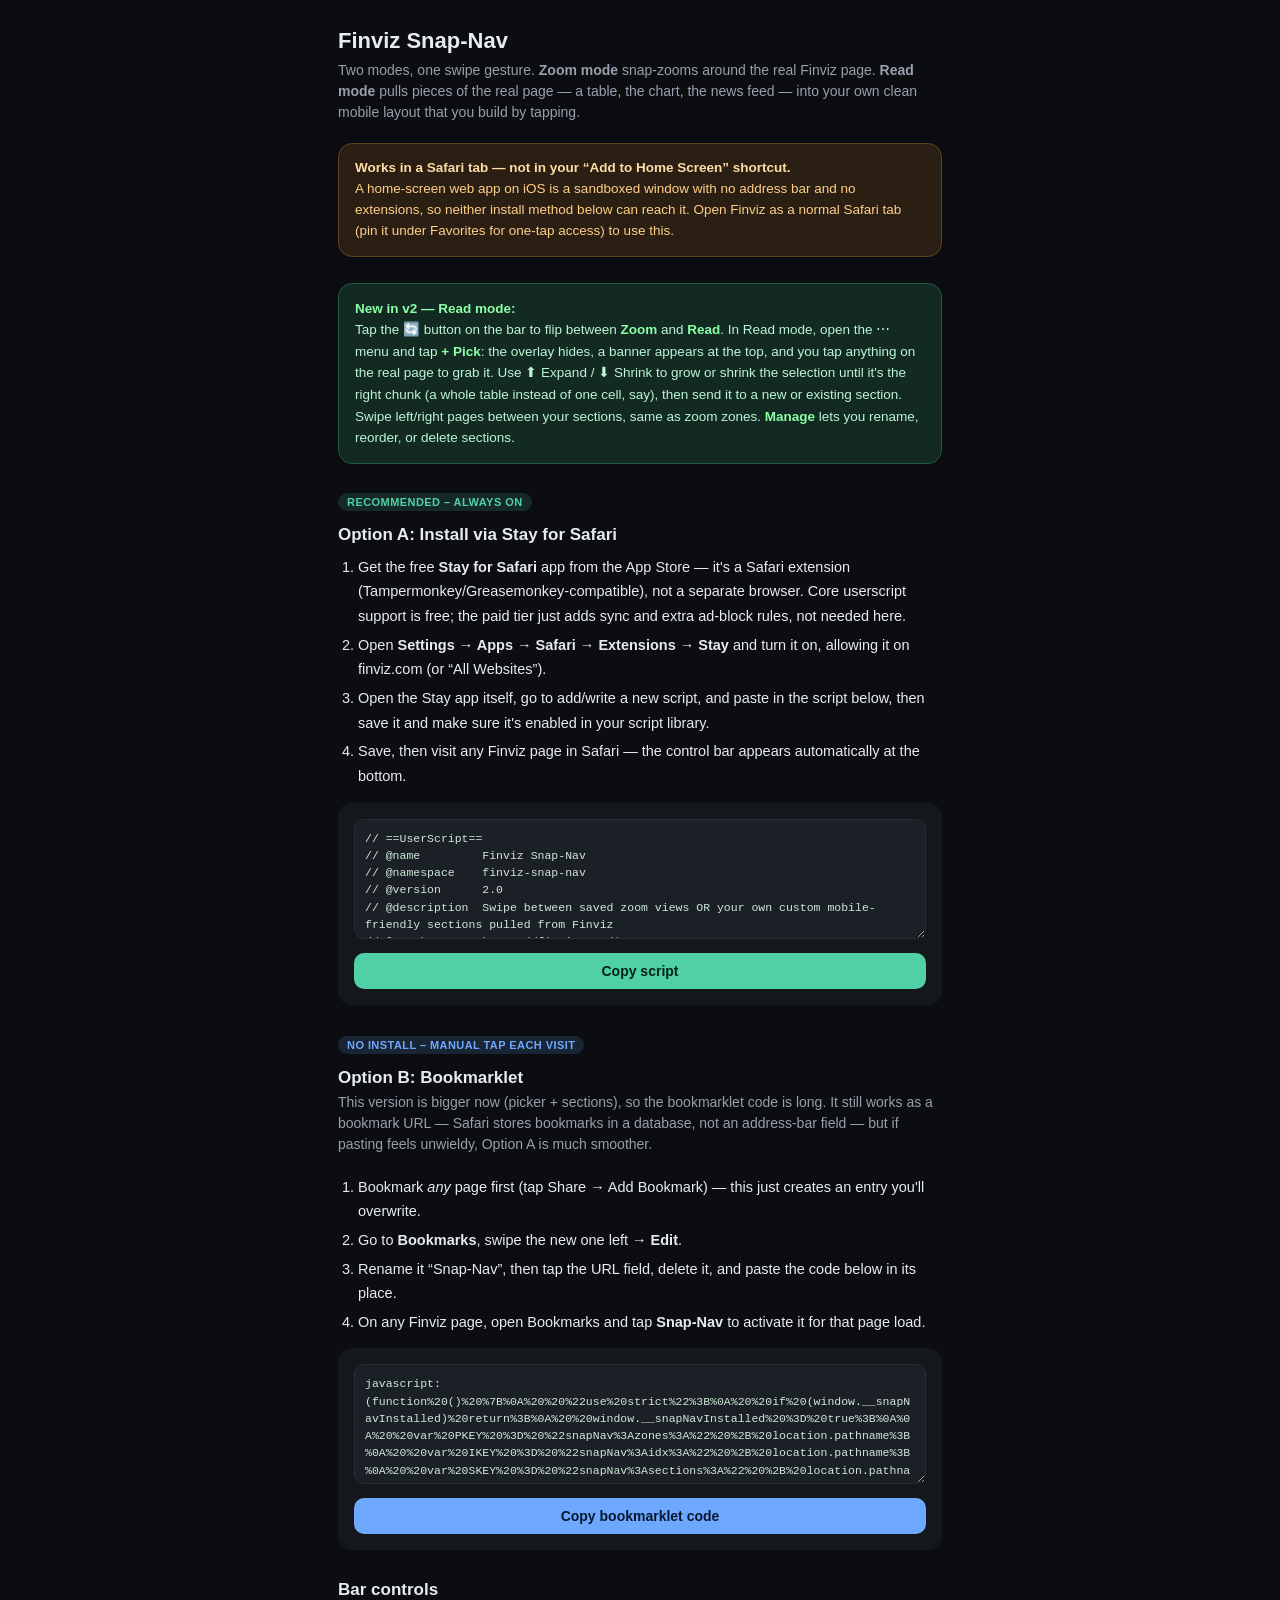
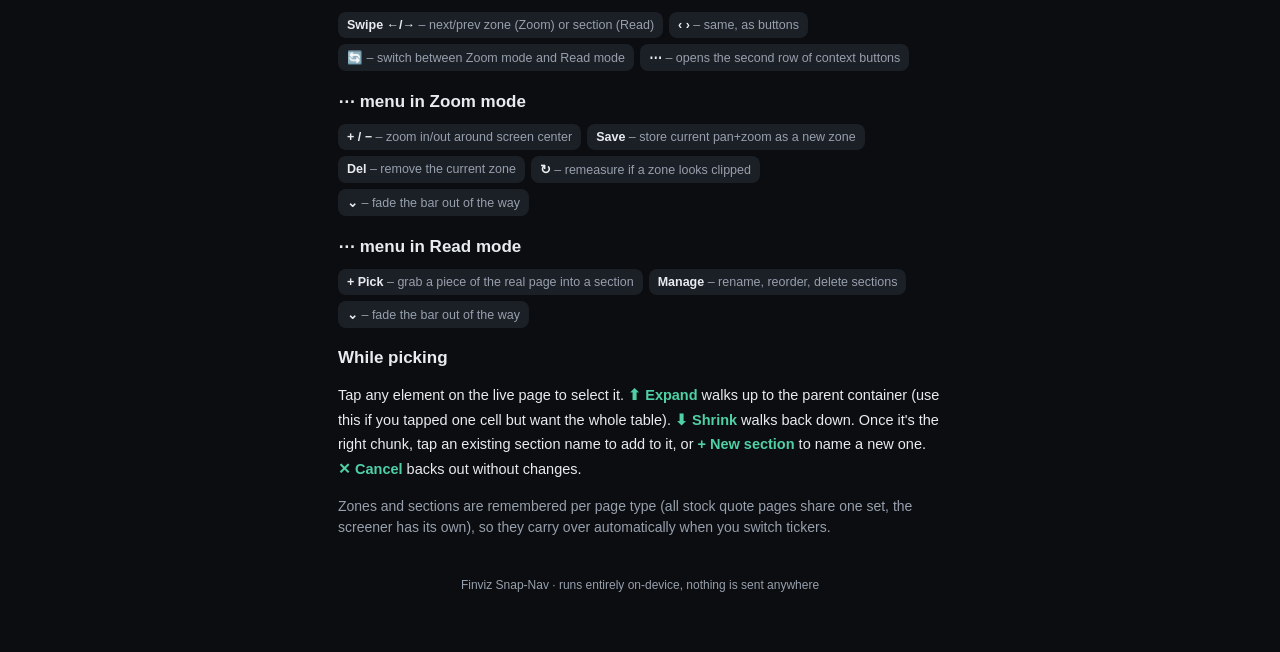
<file: index.html>
<!DOCTYPE html>
<html lang="en">
<head>
<meta charset="UTF-8">
<meta name="viewport" content="width=device-width, initial-scale=1">
<title>Finviz Snap-Nav – Install</title>
<style>
  :root{
    --bg:#0b0d10; --panel:#14171c; --panel2:#1b1f26; --text:#e8ebef; --sub:#97a0ad;
    --accent:#4fd1a5; --accent2:#6ea8fe; --danger:#ff8a8a; --radius:14px;
  }
  *{box-sizing:border-box;}
  body{
    margin:0; background:var(--bg); color:var(--text);
    font-family:-apple-system,BlinkMacSystemFont,'Segoe UI',Roboto,sans-serif;
    padding:28px 18px 60px; max-width:640px; margin-inline:auto;
  }
  h1{font-size:22px; margin:0 0 6px;}
  .sub{color:var(--sub); font-size:14px; margin:0 0 20px; line-height:1.5;}
  .warn{
    background:#2a1f12; border:1px solid #5a4420; color:#ffcf8a;
    border-radius:var(--radius); padding:14px 16px; font-size:13.5px; line-height:1.55; margin-bottom:26px;
  }
  .warn b{color:#ffdca6;}
  .new{
    background:#122a22; border:1px solid #1f5a42; color:#bdf5d6;
    border-radius:var(--radius); padding:14px 16px; font-size:13.5px; line-height:1.6; margin-bottom:28px;
  }
  .new b{color:#8CFFA6;}
  section{margin-bottom:30px;}
  .tag{
    display:inline-block; font-size:11px; font-weight:700; letter-spacing:.04em;
    text-transform:uppercase; padding:3px 9px; border-radius:20px; margin-bottom:10px;
  }
  .tag.rec{background:rgba(79,209,165,.15); color:var(--accent);}
  .tag.alt{background:rgba(110,168,254,.15); color:var(--accent2);}
  h2{font-size:17px; margin:4px 0 10px;}
  ol{padding-left:20px; margin:0 0 14px; font-size:14.5px; line-height:1.7;}
  li{margin-bottom:4px;}
  .card{background:var(--panel); border-radius:var(--radius); padding:16px; margin-bottom:12px;}
  textarea{
    width:100%; height:120px; resize:vertical; background:var(--panel2); color:#cfe8d8;
    border:1px solid #2a2f37; border-radius:10px; padding:10px; font:11.5px/1.5 ui-monospace,Menlo,monospace;
  }
  button.copy{
    appearance:none; border:none; background:var(--accent); color:#06231a; font-weight:700;
    font-size:14px; padding:10px 16px; border-radius:10px; width:100%; margin-top:10px;
  }
  button.copy.alt{background:var(--accent2); color:#06182f;}
  button.copy:active{opacity:.8;}
  .toast{
    position:fixed; left:50%; bottom:24px; transform:translateX(-50%) translateY(20px);
    background:#1b1f26; color:#fff; padding:10px 18px; border-radius:30px; font-size:13px;
    opacity:0; transition:all .25s ease; pointer-events:none; border:1px solid #2a2f37;
  }
  .toast.show{opacity:1; transform:translateX(-50%) translateY(0);}
  .controls{ display:flex; flex-wrap:wrap; gap:6px; margin-top:12px; }
  .controls span{ background:var(--panel2); border-radius:8px; padding:6px 9px; font-size:12.5px; color:var(--sub); }
  .controls b{color:var(--text);}
  .flow{ font-size:14.5px; line-height:1.7; }
  .flow b{color:var(--accent);}
  code{background:var(--panel2); padding:2px 6px; border-radius:6px; font-size:12.5px;}
  footer{color:var(--sub); font-size:12px; text-align:center; margin-top:40px;}
</style>
</head>
<body>

<h1>Finviz Snap-Nav</h1>
<p class="sub">Two modes, one swipe gesture. <b>Zoom mode</b> snap-zooms around the real Finviz page. <b>Read mode</b> pulls pieces of the real page — a table, the chart, the news feed — into your own clean mobile layout that you build by tapping.</p>

<div class="warn">
  <b>Works in a Safari tab — not in your “Add to Home Screen” shortcut.</b><br>
  A home-screen web app on iOS is a sandboxed window with no address bar and no extensions, so neither install method below can reach it. Open Finviz as a normal Safari tab (pin it under Favorites for one-tap access) to use this.
</div>

<div class="new">
  <b>New in v2 — Read mode:</b><br>
  Tap the 🔄 button on the bar to flip between <b>Zoom</b> and <b>Read</b>. In Read mode, open the ⋯ menu and tap <b>+ Pick</b>: the overlay hides, a banner appears at the top, and you tap anything on the real page to grab it. Use ⬆ Expand / ⬇ Shrink to grow or shrink the selection until it's the right chunk (a whole table instead of one cell, say), then send it to a new or existing section. Swipe left/right pages between your sections, same as zoom zones. <b>Manage</b> lets you rename, reorder, or delete sections.
</div>

<section>
  <span class="tag rec">Recommended – always on</span>
  <h2>Option A: Install via Stay for Safari</h2>
  <ol>
    <li>Get the free <b>Stay for Safari</b> app from the App Store — it's a Safari extension (Tampermonkey/Greasemonkey-compatible), not a separate browser. Core userscript support is free; the paid tier just adds sync and extra ad-block rules, not needed here.</li>
    <li>Open <b>Settings → Apps → Safari → Extensions → Stay</b> and turn it on, allowing it on finviz.com (or “All Websites”).</li>
    <li>Open the Stay app itself, go to add/write a new script, and paste in the script below, then save it and make sure it's enabled in your script library.</li>
    <li>Save, then visit any Finviz page in Safari — the control bar appears automatically at the bottom.</li>
  </ol>
  <div class="card">
    <textarea id="scriptBox" readonly spellcheck="false">// ==UserScript==
// @name         Finviz Snap-Nav
// @namespace    finviz-snap-nav
// @version      2.0
// @description  Swipe between saved zoom views OR your own custom mobile-friendly sections pulled from Finviz
// @match        https://finviz.com/*
// @match        https://*.finviz.com/*
// @run-at       document-idle
// ==/UserScript==

(function () {
  "use strict";
  if (window.__snapNavInstalled) return;
  window.__snapNavInstalled = true;

  var PKEY = "snapNav:zones:" + location.pathname;
  var IKEY = "snapNav:idx:" + location.pathname;
  var SKEY = "snapNav:sections:" + location.pathname;
  var SIKEY = "snapNav:sidx:" + location.pathname;
  var HKEY = "snapNav:hidden";
  var MKEY = "snapNav:mode";

  var zones = [];
  try { zones = JSON.parse(localStorage.getItem(PKEY) || "[]"); } catch (e) { zones = []; }
  var idx = parseInt(localStorage.getItem(IKEY) || "0", 10) || 0;

  var sections = [];
  try { sections = JSON.parse(localStorage.getItem(SKEY) || "[]"); } catch (e) { sections = []; }
  var sidx = parseInt(localStorage.getItem(SIKEY) || "0", 10) || 0;

  var mode = localStorage.getItem(MKEY) || "zoom"; // 'zoom' | 'read'
  var scale = 1;
  var wrap, spacer, bar, moreRow, label;
  var overlay, tabsEl, bodyEl;
  var pickBanner, pickEl = null, pickHistory = [];
  var picking = false;
  var moreOpen = false;

  /* ---------- styles ---------- */
  function injectStyle() {
    var css =
      "#snap-nav-wrap{transform-origin:0 0;will-change:transform;}" +
      "#snap-nav-bar,#snap-nav-more,#snap-pick-banner,#snap-manage{-webkit-user-select:none;user-select:none;font:12px -apple-system,sans-serif;}" +
      ".sn-btn{appearance:none;border:none;background:rgba(255,255,255,.12);color:#fff;min-width:28px;height:28px;border-radius:14px;font:600 14px/28px -apple-system,sans-serif;padding:0 8px;}" +
      ".sn-btn.sn-accent{color:#8CFFA6;} .sn-btn.sn-danger{color:#FF9D9D;}" +
      "#snap-reader-overlay{position:fixed;inset:0;background:#0b0d10;z-index:2147483000;display:none;flex-direction:column;}" +
      "#snap-reader-tabs{display:flex;gap:6px;overflow-x:auto;padding:14px 12px 10px;-webkit-overflow-scrolling:touch;}" +
      ".sn-tab{flex:0 0 auto;padding:7px 14px;border-radius:16px;background:#1b1f26;color:#9aa4b2;font:13px -apple-system,sans-serif;white-space:nowrap;}" +
      ".sn-tab.sn-active{background:#4fd1a5;color:#06231a;font-weight:700;}" +
      "#snap-reader-body{flex:1;overflow-y:auto;-webkit-overflow-scrolling:touch;padding:4px 14px 90px;color:#e8ebef;}" +
      ".snap-reader-card{background:#14171c;border-radius:16px;padding:14px;margin-bottom:14px;}" +
      ".snap-reader-card-title{font-size:15px;font-weight:700;color:#e8ebef;margin-bottom:10px;letter-spacing:.01em;}" +
      ".snap-reader-card table{width:100%!important;font-size:15px!important;border-collapse:collapse;color:#e8ebef;}" +
      ".snap-reader-card table td,.snap-reader-card table th{padding:7px 6px!important;border-bottom:1px solid #22262d;white-space:normal!important;}" +
      ".snap-reader-card a{color:#6ea8fe;}" +
      ".snap-reader-tablewrap{overflow-x:auto;-webkit-overflow-scrolling:touch;}" +
      ".snap-reader-missing{color:#777;font-size:13px;font-style:italic;padding:6px 0;}" +
      ".snap-reader-empty{color:#9aa4b2;font-size:14px;line-height:1.6;padding:30px 6px;}" +
      ".snap-reader-empty button{margin-top:14px;appearance:none;border:none;background:#4fd1a5;color:#06231a;font-weight:700;font-size:14px;padding:10px 18px;border-radius:12px;}" +
      "#snap-pick-banner{position:fixed;top:0;left:0;right:0;z-index:2147483647;background:rgba(10,12,15,.95);color:#fff;padding:10px 12px 12px;box-shadow:0 4px 16px rgba(0,0,0,.4);}" +
      "#snap-pick-info{font:12px ui-monospace,Menlo,monospace;color:#8CFFA6;margin-bottom:8px;white-space:nowrap;overflow:hidden;text-overflow:ellipsis;}" +
      "#snap-pick-row1,#snap-pick-row2{display:flex;gap:6px;align-items:center;flex-wrap:wrap;}" +
      "#snap-pick-row2{margin-top:8px;}" +
      ".sn-pick-highlight{outline:3px solid #4fd1a5!important;outline-offset:1px;background:rgba(79,209,165,.12)!important;}" +
      "#snap-manage{position:fixed;inset:0;background:#0b0d10;z-index:2147483100;display:none;flex-direction:column;color:#e8ebef;padding:16px;}" +
      "#snap-manage h3{margin:4px 0 14px;font-size:17px;}" +
      ".sn-row{display:flex;align-items:center;gap:8px;background:#14171c;border-radius:12px;padding:10px 12px;margin-bottom:8px;}" +
      ".sn-row .sn-name{flex:1;font-size:14px;}" +
      ".sn-row button{appearance:none;border:none;background:#1b1f26;color:#fff;border-radius:9px;padding:6px 9px;font-size:12px;}" +
      "#snap-manage-done{margin-top:10px;appearance:none;border:none;background:#4fd1a5;color:#06231a;font-weight:700;font-size:14px;padding:12px;border-radius:12px;}";
    var style = document.createElement("style");
    style.id = "snap-nav-style";
    style.textContent = css;
    document.head.appendChild(style);
  }

  /* ---------- zoom-zone engine (unchanged behavior) ---------- */
  function initZoomEngine() {
    wrap = document.createElement("div");
    wrap.id = "snap-nav-wrap";

    var kids = [];
    for (var i = 0; i < document.body.childNodes.length; i++) kids.push(document.body.childNodes[i]);
    kids.forEach(function (n) { wrap.appendChild(n); });

    spacer = document.createElement("div");
    spacer.id = "snap-nav-spacer";
    spacer.style.cssText = "position:absolute;top:0;left:0;pointer-events:none;z-index:-1;";

    if (!document.body.style.position) document.body.style.position = "relative";
    document.body.appendChild(spacer);
    document.body.appendChild(wrap);

    if (zones.length === 0) {
      zones.push({ scale: 1, x: window.scrollX, y: window.scrollY });
      persistZones();
    }
    applyScale(scale, false);
    goToZone(idx, false);
  }

  function naturalSize() {
    var r = wrap.getBoundingClientRect();
    return { w: r.width / scale, h: r.height / scale };
  }
  function applyScale(s, animate) {
    var nat = naturalSize();
    wrap.style.transition = animate ? "transform .35s ease" : "none";
    wrap.style.transform = "scale(" + s + ")";
    scale = s;
    spacer.style.width = (nat.w * s) + "px";
    spacer.style.height = (nat.h * s) + "px";
  }
  function remeasure() {
    wrap.style.transition = "none";
    wrap.style.transform = "scale(1)";
    scale = 1;
    spacer.style.width = wrap.scrollWidth + "px";
    spacer.style.height = wrap.scrollHeight + "px";
    var z = zones[idx];
    if (z) applyScale(z.scale, false);
  }
  function persistZones() {
    localStorage.setItem(PKEY, JSON.stringify(zones));
    localStorage.setItem(IKEY, String(idx));
  }
  function goToZone(i, animate) {
    if (!zones.length) return;
    i = ((i % zones.length) + zones.length) % zones.length;
    idx = i;
    var z = zones[i];
    applyScale(z.scale, animate);
    if (animate) { try { window.scrollTo({ top: z.y, left: z.x, behavior: "smooth" }); } catch (e) { window.scrollTo(z.x, z.y); } }
    else window.scrollTo(z.x, z.y);
    persistZones();
    refreshBar();
  }
  function saveZone() {
    zones.splice(idx + 1, 0, { scale: scale, x: window.scrollX, y: window.scrollY });
    idx++;
    persistZones();
    refreshBar();
    flash("Saved zone " + (idx + 1));
  }
  function deleteZone() {
    if (!zones.length) return;
    zones.splice(idx, 1);
    if (!zones.length) zones.push({ scale: 1, x: 0, y: 0 });
    idx = Math.max(0, idx - 1);
    persistZones();
    goToZone(idx, false);
    flash("Deleted");
  }
  function zoomBy(delta) {
    var vw = window.innerWidth, vh = window.innerHeight;
    var cx = window.scrollX + vw / 2, cy = window.scrollY + vh / 2;
    var cX = cx / scale, cY = cy / scale;
    var ns = Math.max(0.3, Math.min(3, Math.round((scale + delta) * 100) / 100));
    applyScale(ns, false);
    window.scrollTo(Math.max(0, cX * ns - vw / 2), Math.max(0, cY * ns - vh / 2));
  }

  /* ---------- sections / read engine ---------- */
  function persistSections() {
    localStorage.setItem(SKEY, JSON.stringify(sections));
    localStorage.setItem(SIKEY, String(sidx));
  }
  function gotoSection(i) {
    if (!sections.length) { sidx = 0; renderReader(); refreshBar(); return; }
    sidx = ((i % sections.length) + sections.length) % sections.length;
    persistSections();
    renderReader();
    refreshBar();
  }
  function stripScriptsAndIds(node) {
    if (node.nodeType !== 1) return;
    if (node.hasAttribute && node.hasAttribute("id")) node.removeAttribute("id");
    var scripts = node.querySelectorAll ? node.querySelectorAll("script") : [];
    for (var i = 0; i < scripts.length; i++) scripts[i].remove();
    var withId = node.querySelectorAll ? node.querySelectorAll("[id]") : [];
    for (var j = 0; j < withId.length; j++) withId[j].removeAttribute("id");
  }
  function buildOverlay() {
    overlay = document.createElement("div");
    overlay.id = "snap-reader-overlay";
    tabsEl = document.createElement("div");
    tabsEl.id = "snap-reader-tabs";
    bodyEl = document.createElement("div");
    bodyEl.id = "snap-reader-body";
    overlay.appendChild(tabsEl);
    overlay.appendChild(bodyEl);
    document.body.appendChild(overlay);
  }
  function renderTabs() {
    tabsEl.innerHTML = "";
    sections.forEach(function (sec, i) {
      var t = document.createElement("div");
      t.className = "sn-tab" + (i === sidx ? " sn-active" : "");
      t.textContent = sec.name;
      t.addEventListener("click", function () { gotoSection(i); });
      tabsEl.appendChild(t);
    });
  }
  function renderReader() {
    if (!overlay) return;
    renderTabs();
    bodyEl.innerHTML = "";
    if (!sections.length) {
      var empty = document.createElement("div");
      empty.className = "snap-reader-empty";
      empty.innerHTML = "No sections yet.<br>Tap a part of the real Finviz page (chart, table, news feed) and add it here — build whatever layout you want.";
      var b = document.createElement("button");
      b.textContent = "+ Pick a section";
      b.addEventListener("click", startPicking);
      empty.appendChild(b);
      bodyEl.appendChild(empty);
      return;
    }
    var sec = sections[((sidx % sections.length) + sections.length) % sections.length];
    var card = document.createElement("div");
    card.className = "snap-reader-card";
    var h = document.createElement("div");
    h.className = "snap-reader-card-title";
    h.textContent = sec.name;
    card.appendChild(h);
    sec.selectors.forEach(function (sel) {
      try {
        var el = document.querySelector(sel);
        if (el) {
          var clone = el.cloneNode(true);
          stripScriptsAndIds(clone);
          var hasTable = clone.tagName === "TABLE" || (clone.querySelectorAll && clone.querySelectorAll("table").length);
          if (hasTable) {
            var tw = document.createElement("div");
            tw.className = "snap-reader-tablewrap";
            tw.appendChild(clone);
            card.appendChild(tw);
          } else {
            card.appendChild(clone);
          }
        } else {
          var miss = document.createElement("div");
          miss.className = "snap-reader-missing";
          miss.textContent = "(not found on this page)";
          card.appendChild(miss);
        }
      } catch (e) {}
    });
    bodyEl.appendChild(card);
  }

  /* ---------- element picker ---------- */
  function cssPath(el) {
    if (el.id) return "#" + CSS.escape(el.id);
    var path = [];
    var depth = 0;
    while (el && el.nodeType === 1 && el !== document.body && depth < 10) {
      var sel = el.tagName.toLowerCase();
      if (typeof el.className === "string" && el.className.trim()) {
        var cls = el.className.trim().split(/\s+/).filter(Boolean).slice(0, 2);
        if (cls.length) sel += "." + cls.map(function (c) { return CSS.escape(c); }).join(".");
      }
      var sib = el, nth = 1;
      while ((sib = sib.previousElementSibling)) { if (sib.tagName === el.tagName) nth++; }
      sel += ":nth-of-type(" + nth + ")";
      path.unshift(sel);
      el = el.parentElement;
      depth++;
    }
    return "body " + path.join(" > ");
  }

  function setPick(el) {
    if (pickEl) pickEl.classList.remove("sn-pick-highlight");
    pickEl = el;
    if (el) el.classList.add("sn-pick-highlight");
    updatePickBanner();
  }
  function pickExpand() {
    if (pickEl && pickEl.parentElement && pickEl.parentElement !== document.documentElement) {
      pickHistory.push(pickEl);
      setPick(pickEl.parentElement);
    }
  }
  function pickShrink() {
    if (pickHistory.length) setPick(pickHistory.pop());
  }
  function describeEl(el) {
    if (!el) return "";
    var d = el.tagName.toLowerCase();
    if (el.id) d += "#" + el.id;
    else if (typeof el.className === "string" && el.className.trim()) d += "." + el.className.trim().split(/\s+/).slice(0, 2).join(".");
    return d;
  }

  function buildPickBanner() {
    pickBanner = document.createElement("div");
    pickBanner.id = "snap-pick-banner";
    pickBanner.innerHTML =
      '<div id="snap-pick-info">Tap anything on the page</div>' +
      '<div id="snap-pick-row1">' +
      '<button class="sn-btn" data-act="expand">⬆ Expand</button>' +
      '<button class="sn-btn" data-act="shrink">⬇ Shrink</button>' +
      '<button class="sn-btn sn-danger" data-act="cancel">✕ Cancel</button>' +
      "</div>" +
      '<div id="snap-pick-row2"></div>';
    document.body.appendChild(pickBanner);
    pickBanner.addEventListener("click", function (e) {
      var t = e.target.closest("button");
      if (!t) return;
      var act = t.getAttribute("data-act");
      if (act === "expand") pickExpand();
      else if (act === "shrink") pickShrink();
      else if (act === "cancel") stopPicking();
      else if (act === "new") confirmPick(null);
      else if (act === "sec") confirmPick(t.getAttribute("data-id"));
    });
  }
  function updatePickBanner() {
    var info = pickBanner.querySelector("#snap-pick-info");
    info.textContent = pickEl ? describeEl(pickEl) : "Tap anything on the page";
    var row2 = pickBanner.querySelector("#snap-pick-row2");
    row2.innerHTML = "";
    if (!pickEl) return;
    sections.forEach(function (s) {
      var b = document.createElement("button");
      b.className = "sn-btn sn-accent";
      b.textContent = "→ " + s.name;
      b.setAttribute("data-act", "sec");
      b.setAttribute("data-id", s.id);
      row2.appendChild(b);
    });
    var nb = document.createElement("button");
    nb.className = "sn-btn sn-accent";
    nb.textContent = "+ New section";
    nb.setAttribute("data-act", "new");
    row2.appendChild(nb);
  }
  function onPickClickCapture(e) {
    if (!picking) return;
    if (pickBanner && pickBanner.contains(e.target)) return;
    e.preventDefault();
    e.stopPropagation();
    setPick(e.target);
  }
  function startPicking() {
    if (overlay) overlay.style.display = "none";
    if (bar) bar.style.display = "none";
    if (moreRow) moreRow.style.display = "none";
    picking = true;
    pickHistory = [];
    if (!pickBanner) buildPickBanner();
    pickBanner.style.display = "block";
    document.addEventListener("click", onPickClickCapture, true);
    setPick(null);
  }
  function stopPicking() {
    picking = false;
    if (pickEl) pickEl.classList.remove("sn-pick-highlight");
    pickEl = null;
    if (pickBanner) pickBanner.style.display = "none";
    document.removeEventListener("click", onPickClickCapture, true);
    if (bar) bar.style.display = "flex";
    if (mode === "read" && overlay) overlay.style.display = "flex";
  }
  function confirmPick(sectionId) {
    if (!pickEl) return;
    var selector = cssPath(pickEl);
    var sec;
    if (sectionId) {
      sec = sections.filter(function (s) { return s.id === sectionId; })[0];
    } else {
      var name = prompt("Name this section:", "");
      if (!name) return;
      sec = { id: "s" + Date.now(), name: name, selectors: [] };
      sections.push(sec);
      sidx = sections.length - 1;
    }
    sec.selectors.push(selector);
    persistSections();
    stopPicking();
    if (mode !== "read") { mode = "read"; localStorage.setItem(MKEY, mode); }
    if (overlay) overlay.style.display = "flex";
    renderReader();
    refreshBar();
    flash("Added to " + sec.name);
  }

  /* ---------- manage sections ---------- */
  var manageEl;
  function openManage() {
    if (!manageEl) {
      manageEl = document.createElement("div");
      manageEl.id = "snap-manage";
      document.body.appendChild(manageEl);
    }
    renderManage();
    manageEl.style.display = "flex";
    if (bar) bar.style.display = "none";
  }
  function closeManage() {
    manageEl.style.display = "none";
    if (bar) bar.style.display = "flex";
  }
  function renderManage() {
    var html = "<h3>Manage sections</h3>";
    sections.forEach(function (s, i) {
      html += '<div class="sn-row">' +
        '<div class="sn-name">' + escapeHtml(s.name) + " (" + s.selectors.length + ")</div>" +
        '<button data-act="up" data-i="' + i + '">↑</button>' +
        '<button data-act="down" data-i="' + i + '">↓</button>' +
        '<button data-act="rename" data-i="' + i + '">Rename</button>' +
        '<button data-act="del" data-i="' + i + '">Delete</button>' +
        "</div>";
    });
    if (!sections.length) html += '<div style="color:#9aa4b2;font-size:14px;">No sections yet. Use Pick on the main bar.</div>';
    html += '<button id="snap-manage-done">Done</button>';
    manageEl.innerHTML = html;
    manageEl.addEventListener("click", manageClick);
  }
  function manageClick(e) {
    var t = e.target;
    if (t.id === "snap-manage-done") { closeManage(); return; }
    var act = t.getAttribute("data-act");
    if (!act) return;
    var i = parseInt(t.getAttribute("data-i"), 10);
    if (act === "up" && i > 0) { var a = sections.splice(i, 1)[0]; sections.splice(i - 1, 0, a); }
    else if (act === "down" && i < sections.length - 1) { var b = sections.splice(i, 1)[0]; sections.splice(i + 1, 0, b); }
    else if (act === "rename") { var nn = prompt("New name:", sections[i].name); if (nn) sections[i].name = nn; }
    else if (act === "del") { if (confirm("Delete section “" + sections[i].name + "”?")) sections.splice(i, 1); }
    sidx = Math.min(sidx, Math.max(0, sections.length - 1));
    persistSections();
    renderManage();
    renderReader();
    refreshBar();
  }
  function escapeHtml(s) { return String(s).replace(/[&<>"']/g, function (c) { return ({ "&": "&amp;", "<": "&lt;", ">": "&gt;", '"': "&quot;", "'": "&#39;" })[c]; }); }

  /* ---------- bar ---------- */
  function buildBar() {
    bar = document.createElement("div");
    bar.id = "snap-nav-bar";
    bar.style.cssText = "position:fixed;left:50%;bottom:14px;transform:translateX(-50%);display:flex;gap:5px;align-items:center;background:rgba(15,15,15,.88);padding:6px 8px;border-radius:20px;z-index:2147483647;color:#fff;box-shadow:0 2px 14px rgba(0,0,0,.45);touch-action:none;";
    bar.innerHTML =
      '<button class="sn-btn" data-act="prev">‹</button>' +
      '<span id="snap-nav-label" style="min-width:60px;max-width:120px;overflow:hidden;text-overflow:ellipsis;text-align:center;opacity:.8;font-size:11px;white-space:nowrap;"></span>' +
      '<button class="sn-btn" data-act="next">›</button>' +
      '<button class="sn-btn" data-act="mode">🔄</button>' +
      '<button class="sn-btn" data-act="more">⋯</button>';
    moreRow = document.createElement("div");
    moreRow.id = "snap-nav-more";
    moreRow.style.cssText = "position:fixed;left:50%;bottom:54px;transform:translateX(-50%);display:none;gap:5px;align-items:center;background:rgba(15,15,15,.88);padding:6px 8px;border-radius:20px;z-index:2147483647;color:#fff;box-shadow:0 2px 14px rgba(0,0,0,.45);";
    document.body.appendChild(bar);
    document.body.appendChild(moreRow);

    bar.addEventListener("click", function (e) {
      var t = e.target.closest("button");
      if (!t) return;
      var act = t.getAttribute("data-act");
      if (act === "prev") next(-1);
      else if (act === "next") next(1);
      else if (act === "mode") toggleMode();
      else if (act === "more") toggleMore();
    });
    moreRow.addEventListener("click", function (e) {
      var t = e.target.closest("button");
      if (!t) return;
      var act = t.getAttribute("data-act");
      if (act === "zoomin") zoomBy(0.1);
      else if (act === "zoomout") zoomBy(-0.1);
      else if (act === "save") saveZone();
      else if (act === "del") deleteZone();
      else if (act === "remeasure") remeasure();
      else if (act === "pick") startPicking();
      else if (act === "manage") openManage();
      else if (act === "hide") toggleHidden();
    });

    if (localStorage.getItem(HKEY) === "1") setHidden(true);
    renderMoreRow();
  }
  function renderMoreRow() {
    if (mode === "zoom") {
      moreRow.innerHTML =
        '<button class="sn-btn" data-act="zoomout">−</button>' +
        '<button class="sn-btn" data-act="zoomin">+</button>' +
        '<button class="sn-btn sn-accent" data-act="save">Save</button>' +
        '<button class="sn-btn sn-danger" data-act="del">Del</button>' +
        '<button class="sn-btn" data-act="remeasure">↻</button>' +
        '<button class="sn-btn" data-act="hide">⌄</button>';
    } else {
      moreRow.innerHTML =
        '<button class="sn-btn sn-accent" data-act="pick">+ Pick</button>' +
        '<button class="sn-btn" data-act="manage">Manage</button>' +
        '<button class="sn-btn" data-act="hide">⌄</button>';
    }
  }
  function toggleMore() {
    moreOpen = !moreOpen;
    moreRow.style.display = moreOpen ? "flex" : "none";
  }
  function toggleMode() {
    mode = mode === "zoom" ? "read" : "zoom";
    localStorage.setItem(MKEY, mode);
    if (mode === "read") {
      if (!overlay) buildOverlay();
      overlay.style.display = "flex";
      renderReader();
    } else if (overlay) {
      overlay.style.display = "none";
    }
    renderMoreRow();
    refreshBar();
  }
  function setHidden(h) {
    bar.style.opacity = h ? "0.25" : "1";
    bar.style.transform = h ? "translateX(-50%) translateY(46px)" : "translateX(-50%)";
    localStorage.setItem(HKEY, h ? "1" : "0");
  }
  function toggleHidden() { setHidden(localStorage.getItem(HKEY) !== "1"); }

  function refreshBar() {
    label = document.getElementById("snap-nav-label");
    if (!label) return;
    if (mode === "zoom") {
      label.textContent = "Zoom " + (idx + 1) + "/" + zones.length;
    } else {
      label.textContent = sections.length ? sections[sidx % sections.length].name : "Read: empty";
    }
  }

  function next(dir) {
    if (mode === "zoom") goToZone(idx + dir, true);
    else gotoSection(sidx + dir);
  }

  var toast;
  function flash(msg) {
    if (!toast) {
      toast = document.createElement("div");
      toast.style.cssText = "position:fixed;left:50%;bottom:96px;transform:translateX(-50%);background:rgba(15,15,15,.9);color:#fff;padding:6px 12px;border-radius:12px;font:12px -apple-system,sans-serif;z-index:2147483647;transition:opacity .4s;";
      document.body.appendChild(toast);
    }
    toast.textContent = msg;
    toast.style.opacity = "1";
    clearTimeout(toast._t);
    toast._t = setTimeout(function () { toast.style.opacity = "0"; }, 1000);
  }

  /* ---------- swipe ---------- */
  function bindSwipe() {
    var sx = 0, sy = 0, tracking = false;
    document.addEventListener("touchstart", function (e) {
      if (picking) { tracking = false; return; }
      if (e.target.closest && (e.target.closest("#snap-nav-bar") || e.target.closest("#snap-nav-more") || e.target.closest("#snap-reader-tabs") || e.target.closest("#snap-manage"))) { tracking = false; return; }
      if (e.touches.length !== 1) { tracking = false; return; }
      sx = e.touches[0].clientX; sy = e.touches[0].clientY;
      tracking = true;
    }, { passive: true });
    document.addEventListener("touchend", function (e) {
      if (!tracking) return;
      tracking = false;
      var t = e.changedTouches[0];
      var dx = t.clientX - sx, dy = t.clientY - sy;
      if (Math.abs(dx) > 70 && Math.abs(dx) > Math.abs(dy) * 1.6) {
        next(dx < 0 ? 1 : -1);
      }
    }, { passive: true });
  }

  /* ---------- boot ---------- */
  function init() {
    injectStyle();
    initZoomEngine();
    buildOverlay();
    buildBar();
    bindSwipe();
    if (mode === "read") { overlay.style.display = "flex"; renderReader(); }
    refreshBar();
  }
  function start() {
    if (document.body) init();
    else document.addEventListener("DOMContentLoaded", init);
  }
  if (document.readyState === "complete" || document.readyState === "interactive") setTimeout(start, 600);
  else window.addEventListener("load", function () { setTimeout(start, 600); });
})();
</textarea>
    <button class="copy" onclick="copyText('scriptBox','Script copied — paste it into Stay')">Copy script</button>
  </div>
</section>

<section>
  <span class="tag alt">No install – manual tap each visit</span>
  <h2>Option B: Bookmarklet</h2>
  <p class="sub" style="margin-top:-6px;">This version is bigger now (picker + sections), so the bookmarklet code is long. It still works as a bookmark URL — Safari stores bookmarks in a database, not an address-bar field — but if pasting feels unwieldy, Option A is much smoother.</p>
  <ol>
    <li>Bookmark <i>any</i> page first (tap Share → Add Bookmark) — this just creates an entry you'll overwrite.</li>
    <li>Go to <b>Bookmarks</b>, swipe the new one left → <b>Edit</b>.</li>
    <li>Rename it “Snap-Nav”, then tap the URL field, delete it, and paste the code below in its place.</li>
    <li>On any Finviz page, open Bookmarks and tap <b>Snap-Nav</b> to activate it for that page load.</li>
  </ol>
  <div class="card">
    <textarea id="bmBox" readonly spellcheck="false">javascript:(function%20()%20%7B%0A%20%20%22use%20strict%22%3B%0A%20%20if%20(window.__snapNavInstalled)%20return%3B%0A%20%20window.__snapNavInstalled%20%3D%20true%3B%0A%0A%20%20var%20PKEY%20%3D%20%22snapNav%3Azones%3A%22%20%2B%20location.pathname%3B%0A%20%20var%20IKEY%20%3D%20%22snapNav%3Aidx%3A%22%20%2B%20location.pathname%3B%0A%20%20var%20SKEY%20%3D%20%22snapNav%3Asections%3A%22%20%2B%20location.pathname%3B%0A%20%20var%20SIKEY%20%3D%20%22snapNav%3Asidx%3A%22%20%2B%20location.pathname%3B%0A%20%20var%20HKEY%20%3D%20%22snapNav%3Ahidden%22%3B%0A%20%20var%20MKEY%20%3D%20%22snapNav%3Amode%22%3B%0A%0A%20%20var%20zones%20%3D%20%5B%5D%3B%0A%20%20try%20%7B%20zones%20%3D%20JSON.parse(localStorage.getItem(PKEY)%20%7C%7C%20%22%5B%5D%22)%3B%20%7D%20catch%20(e)%20%7B%20zones%20%3D%20%5B%5D%3B%20%7D%0A%20%20var%20idx%20%3D%20parseInt(localStorage.getItem(IKEY)%20%7C%7C%20%220%22%2C%2010)%20%7C%7C%200%3B%0A%0A%20%20var%20sections%20%3D%20%5B%5D%3B%0A%20%20try%20%7B%20sections%20%3D%20JSON.parse(localStorage.getItem(SKEY)%20%7C%7C%20%22%5B%5D%22)%3B%20%7D%20catch%20(e)%20%7B%20sections%20%3D%20%5B%5D%3B%20%7D%0A%20%20var%20sidx%20%3D%20parseInt(localStorage.getItem(SIKEY)%20%7C%7C%20%220%22%2C%2010)%20%7C%7C%200%3B%0A%0A%20%20var%20mode%20%3D%20localStorage.getItem(MKEY)%20%7C%7C%20%22zoom%22%3B%20%2F%2F%20'zoom'%20%7C%20'read'%0A%20%20var%20scale%20%3D%201%3B%0A%20%20var%20wrap%2C%20spacer%2C%20bar%2C%20moreRow%2C%20label%3B%0A%20%20var%20overlay%2C%20tabsEl%2C%20bodyEl%3B%0A%20%20var%20pickBanner%2C%20pickEl%20%3D%20null%2C%20pickHistory%20%3D%20%5B%5D%3B%0A%20%20var%20picking%20%3D%20false%3B%0A%20%20var%20moreOpen%20%3D%20false%3B%0A%0A%20%20%2F*%20----------%20styles%20----------%20*%2F%0A%20%20function%20injectStyle()%20%7B%0A%20%20%20%20var%20css%20%3D%0A%20%20%20%20%20%20%22%23snap-nav-wrap%7Btransform-origin%3A0%200%3Bwill-change%3Atransform%3B%7D%22%20%2B%0A%20%20%20%20%20%20%22%23snap-nav-bar%2C%23snap-nav-more%2C%23snap-pick-banner%2C%23snap-manage%7B-webkit-user-select%3Anone%3Buser-select%3Anone%3Bfont%3A12px%20-apple-system%2Csans-serif%3B%7D%22%20%2B%0A%20%20%20%20%20%20%22.sn-btn%7Bappearance%3Anone%3Bborder%3Anone%3Bbackground%3Argba(255%2C255%2C255%2C.12)%3Bcolor%3A%23fff%3Bmin-width%3A28px%3Bheight%3A28px%3Bborder-radius%3A14px%3Bfont%3A600%2014px%2F28px%20-apple-system%2Csans-serif%3Bpadding%3A0%208px%3B%7D%22%20%2B%0A%20%20%20%20%20%20%22.sn-btn.sn-accent%7Bcolor%3A%238CFFA6%3B%7D%20.sn-btn.sn-danger%7Bcolor%3A%23FF9D9D%3B%7D%22%20%2B%0A%20%20%20%20%20%20%22%23snap-reader-overlay%7Bposition%3Afixed%3Binset%3A0%3Bbackground%3A%230b0d10%3Bz-index%3A2147483000%3Bdisplay%3Anone%3Bflex-direction%3Acolumn%3B%7D%22%20%2B%0A%20%20%20%20%20%20%22%23snap-reader-tabs%7Bdisplay%3Aflex%3Bgap%3A6px%3Boverflow-x%3Aauto%3Bpadding%3A14px%2012px%2010px%3B-webkit-overflow-scrolling%3Atouch%3B%7D%22%20%2B%0A%20%20%20%20%20%20%22.sn-tab%7Bflex%3A0%200%20auto%3Bpadding%3A7px%2014px%3Bborder-radius%3A16px%3Bbackground%3A%231b1f26%3Bcolor%3A%239aa4b2%3Bfont%3A13px%20-apple-system%2Csans-serif%3Bwhite-space%3Anowrap%3B%7D%22%20%2B%0A%20%20%20%20%20%20%22.sn-tab.sn-active%7Bbackground%3A%234fd1a5%3Bcolor%3A%2306231a%3Bfont-weight%3A700%3B%7D%22%20%2B%0A%20%20%20%20%20%20%22%23snap-reader-body%7Bflex%3A1%3Boverflow-y%3Aauto%3B-webkit-overflow-scrolling%3Atouch%3Bpadding%3A4px%2014px%2090px%3Bcolor%3A%23e8ebef%3B%7D%22%20%2B%0A%20%20%20%20%20%20%22.snap-reader-card%7Bbackground%3A%2314171c%3Bborder-radius%3A16px%3Bpadding%3A14px%3Bmargin-bottom%3A14px%3B%7D%22%20%2B%0A%20%20%20%20%20%20%22.snap-reader-card-title%7Bfont-size%3A15px%3Bfont-weight%3A700%3Bcolor%3A%23e8ebef%3Bmargin-bottom%3A10px%3Bletter-spacing%3A.01em%3B%7D%22%20%2B%0A%20%20%20%20%20%20%22.snap-reader-card%20table%7Bwidth%3A100%25!important%3Bfont-size%3A15px!important%3Bborder-collapse%3Acollapse%3Bcolor%3A%23e8ebef%3B%7D%22%20%2B%0A%20%20%20%20%20%20%22.snap-reader-card%20table%20td%2C.snap-reader-card%20table%20th%7Bpadding%3A7px%206px!important%3Bborder-bottom%3A1px%20solid%20%2322262d%3Bwhite-space%3Anormal!important%3B%7D%22%20%2B%0A%20%20%20%20%20%20%22.snap-reader-card%20a%7Bcolor%3A%236ea8fe%3B%7D%22%20%2B%0A%20%20%20%20%20%20%22.snap-reader-tablewrap%7Boverflow-x%3Aauto%3B-webkit-overflow-scrolling%3Atouch%3B%7D%22%20%2B%0A%20%20%20%20%20%20%22.snap-reader-missing%7Bcolor%3A%23777%3Bfont-size%3A13px%3Bfont-style%3Aitalic%3Bpadding%3A6px%200%3B%7D%22%20%2B%0A%20%20%20%20%20%20%22.snap-reader-empty%7Bcolor%3A%239aa4b2%3Bfont-size%3A14px%3Bline-height%3A1.6%3Bpadding%3A30px%206px%3B%7D%22%20%2B%0A%20%20%20%20%20%20%22.snap-reader-empty%20button%7Bmargin-top%3A14px%3Bappearance%3Anone%3Bborder%3Anone%3Bbackground%3A%234fd1a5%3Bcolor%3A%2306231a%3Bfont-weight%3A700%3Bfont-size%3A14px%3Bpadding%3A10px%2018px%3Bborder-radius%3A12px%3B%7D%22%20%2B%0A%20%20%20%20%20%20%22%23snap-pick-banner%7Bposition%3Afixed%3Btop%3A0%3Bleft%3A0%3Bright%3A0%3Bz-index%3A2147483647%3Bbackground%3Argba(10%2C12%2C15%2C.95)%3Bcolor%3A%23fff%3Bpadding%3A10px%2012px%2012px%3Bbox-shadow%3A0%204px%2016px%20rgba(0%2C0%2C0%2C.4)%3B%7D%22%20%2B%0A%20%20%20%20%20%20%22%23snap-pick-info%7Bfont%3A12px%20ui-monospace%2CMenlo%2Cmonospace%3Bcolor%3A%238CFFA6%3Bmargin-bottom%3A8px%3Bwhite-space%3Anowrap%3Boverflow%3Ahidden%3Btext-overflow%3Aellipsis%3B%7D%22%20%2B%0A%20%20%20%20%20%20%22%23snap-pick-row1%2C%23snap-pick-row2%7Bdisplay%3Aflex%3Bgap%3A6px%3Balign-items%3Acenter%3Bflex-wrap%3Awrap%3B%7D%22%20%2B%0A%20%20%20%20%20%20%22%23snap-pick-row2%7Bmargin-top%3A8px%3B%7D%22%20%2B%0A%20%20%20%20%20%20%22.sn-pick-highlight%7Boutline%3A3px%20solid%20%234fd1a5!important%3Boutline-offset%3A1px%3Bbackground%3Argba(79%2C209%2C165%2C.12)!important%3B%7D%22%20%2B%0A%20%20%20%20%20%20%22%23snap-manage%7Bposition%3Afixed%3Binset%3A0%3Bbackground%3A%230b0d10%3Bz-index%3A2147483100%3Bdisplay%3Anone%3Bflex-direction%3Acolumn%3Bcolor%3A%23e8ebef%3Bpadding%3A16px%3B%7D%22%20%2B%0A%20%20%20%20%20%20%22%23snap-manage%20h3%7Bmargin%3A4px%200%2014px%3Bfont-size%3A17px%3B%7D%22%20%2B%0A%20%20%20%20%20%20%22.sn-row%7Bdisplay%3Aflex%3Balign-items%3Acenter%3Bgap%3A8px%3Bbackground%3A%2314171c%3Bborder-radius%3A12px%3Bpadding%3A10px%2012px%3Bmargin-bottom%3A8px%3B%7D%22%20%2B%0A%20%20%20%20%20%20%22.sn-row%20.sn-name%7Bflex%3A1%3Bfont-size%3A14px%3B%7D%22%20%2B%0A%20%20%20%20%20%20%22.sn-row%20button%7Bappearance%3Anone%3Bborder%3Anone%3Bbackground%3A%231b1f26%3Bcolor%3A%23fff%3Bborder-radius%3A9px%3Bpadding%3A6px%209px%3Bfont-size%3A12px%3B%7D%22%20%2B%0A%20%20%20%20%20%20%22%23snap-manage-done%7Bmargin-top%3A10px%3Bappearance%3Anone%3Bborder%3Anone%3Bbackground%3A%234fd1a5%3Bcolor%3A%2306231a%3Bfont-weight%3A700%3Bfont-size%3A14px%3Bpadding%3A12px%3Bborder-radius%3A12px%3B%7D%22%3B%0A%20%20%20%20var%20style%20%3D%20document.createElement(%22style%22)%3B%0A%20%20%20%20style.id%20%3D%20%22snap-nav-style%22%3B%0A%20%20%20%20style.textContent%20%3D%20css%3B%0A%20%20%20%20document.head.appendChild(style)%3B%0A%20%20%7D%0A%0A%20%20%2F*%20----------%20zoom-zone%20engine%20(unchanged%20behavior)%20----------%20*%2F%0A%20%20function%20initZoomEngine()%20%7B%0A%20%20%20%20wrap%20%3D%20document.createElement(%22div%22)%3B%0A%20%20%20%20wrap.id%20%3D%20%22snap-nav-wrap%22%3B%0A%0A%20%20%20%20var%20kids%20%3D%20%5B%5D%3B%0A%20%20%20%20for%20(var%20i%20%3D%200%3B%20i%20%3C%20document.body.childNodes.length%3B%20i%2B%2B)%20kids.push(document.body.childNodes%5Bi%5D)%3B%0A%20%20%20%20kids.forEach(function%20(n)%20%7B%20wrap.appendChild(n)%3B%20%7D)%3B%0A%0A%20%20%20%20spacer%20%3D%20document.createElement(%22div%22)%3B%0A%20%20%20%20spacer.id%20%3D%20%22snap-nav-spacer%22%3B%0A%20%20%20%20spacer.style.cssText%20%3D%20%22position%3Aabsolute%3Btop%3A0%3Bleft%3A0%3Bpointer-events%3Anone%3Bz-index%3A-1%3B%22%3B%0A%0A%20%20%20%20if%20(!document.body.style.position)%20document.body.style.position%20%3D%20%22relative%22%3B%0A%20%20%20%20document.body.appendChild(spacer)%3B%0A%20%20%20%20document.body.appendChild(wrap)%3B%0A%0A%20%20%20%20if%20(zones.length%20%3D%3D%3D%200)%20%7B%0A%20%20%20%20%20%20zones.push(%7B%20scale%3A%201%2C%20x%3A%20window.scrollX%2C%20y%3A%20window.scrollY%20%7D)%3B%0A%20%20%20%20%20%20persistZones()%3B%0A%20%20%20%20%7D%0A%20%20%20%20applyScale(scale%2C%20false)%3B%0A%20%20%20%20goToZone(idx%2C%20false)%3B%0A%20%20%7D%0A%0A%20%20function%20naturalSize()%20%7B%0A%20%20%20%20var%20r%20%3D%20wrap.getBoundingClientRect()%3B%0A%20%20%20%20return%20%7B%20w%3A%20r.width%20%2F%20scale%2C%20h%3A%20r.height%20%2F%20scale%20%7D%3B%0A%20%20%7D%0A%20%20function%20applyScale(s%2C%20animate)%20%7B%0A%20%20%20%20var%20nat%20%3D%20naturalSize()%3B%0A%20%20%20%20wrap.style.transition%20%3D%20animate%20%3F%20%22transform%20.35s%20ease%22%20%3A%20%22none%22%3B%0A%20%20%20%20wrap.style.transform%20%3D%20%22scale(%22%20%2B%20s%20%2B%20%22)%22%3B%0A%20%20%20%20scale%20%3D%20s%3B%0A%20%20%20%20spacer.style.width%20%3D%20(nat.w%20*%20s)%20%2B%20%22px%22%3B%0A%20%20%20%20spacer.style.height%20%3D%20(nat.h%20*%20s)%20%2B%20%22px%22%3B%0A%20%20%7D%0A%20%20function%20remeasure()%20%7B%0A%20%20%20%20wrap.style.transition%20%3D%20%22none%22%3B%0A%20%20%20%20wrap.style.transform%20%3D%20%22scale(1)%22%3B%0A%20%20%20%20scale%20%3D%201%3B%0A%20%20%20%20spacer.style.width%20%3D%20wrap.scrollWidth%20%2B%20%22px%22%3B%0A%20%20%20%20spacer.style.height%20%3D%20wrap.scrollHeight%20%2B%20%22px%22%3B%0A%20%20%20%20var%20z%20%3D%20zones%5Bidx%5D%3B%0A%20%20%20%20if%20(z)%20applyScale(z.scale%2C%20false)%3B%0A%20%20%7D%0A%20%20function%20persistZones()%20%7B%0A%20%20%20%20localStorage.setItem(PKEY%2C%20JSON.stringify(zones))%3B%0A%20%20%20%20localStorage.setItem(IKEY%2C%20String(idx))%3B%0A%20%20%7D%0A%20%20function%20goToZone(i%2C%20animate)%20%7B%0A%20%20%20%20if%20(!zones.length)%20return%3B%0A%20%20%20%20i%20%3D%20((i%20%25%20zones.length)%20%2B%20zones.length)%20%25%20zones.length%3B%0A%20%20%20%20idx%20%3D%20i%3B%0A%20%20%20%20var%20z%20%3D%20zones%5Bi%5D%3B%0A%20%20%20%20applyScale(z.scale%2C%20animate)%3B%0A%20%20%20%20if%20(animate)%20%7B%20try%20%7B%20window.scrollTo(%7B%20top%3A%20z.y%2C%20left%3A%20z.x%2C%20behavior%3A%20%22smooth%22%20%7D)%3B%20%7D%20catch%20(e)%20%7B%20window.scrollTo(z.x%2C%20z.y)%3B%20%7D%20%7D%0A%20%20%20%20else%20window.scrollTo(z.x%2C%20z.y)%3B%0A%20%20%20%20persistZones()%3B%0A%20%20%20%20refreshBar()%3B%0A%20%20%7D%0A%20%20function%20saveZone()%20%7B%0A%20%20%20%20zones.splice(idx%20%2B%201%2C%200%2C%20%7B%20scale%3A%20scale%2C%20x%3A%20window.scrollX%2C%20y%3A%20window.scrollY%20%7D)%3B%0A%20%20%20%20idx%2B%2B%3B%0A%20%20%20%20persistZones()%3B%0A%20%20%20%20refreshBar()%3B%0A%20%20%20%20flash(%22Saved%20zone%20%22%20%2B%20(idx%20%2B%201))%3B%0A%20%20%7D%0A%20%20function%20deleteZone()%20%7B%0A%20%20%20%20if%20(!zones.length)%20return%3B%0A%20%20%20%20zones.splice(idx%2C%201)%3B%0A%20%20%20%20if%20(!zones.length)%20zones.push(%7B%20scale%3A%201%2C%20x%3A%200%2C%20y%3A%200%20%7D)%3B%0A%20%20%20%20idx%20%3D%20Math.max(0%2C%20idx%20-%201)%3B%0A%20%20%20%20persistZones()%3B%0A%20%20%20%20goToZone(idx%2C%20false)%3B%0A%20%20%20%20flash(%22Deleted%22)%3B%0A%20%20%7D%0A%20%20function%20zoomBy(delta)%20%7B%0A%20%20%20%20var%20vw%20%3D%20window.innerWidth%2C%20vh%20%3D%20window.innerHeight%3B%0A%20%20%20%20var%20cx%20%3D%20window.scrollX%20%2B%20vw%20%2F%202%2C%20cy%20%3D%20window.scrollY%20%2B%20vh%20%2F%202%3B%0A%20%20%20%20var%20cX%20%3D%20cx%20%2F%20scale%2C%20cY%20%3D%20cy%20%2F%20scale%3B%0A%20%20%20%20var%20ns%20%3D%20Math.max(0.3%2C%20Math.min(3%2C%20Math.round((scale%20%2B%20delta)%20*%20100)%20%2F%20100))%3B%0A%20%20%20%20applyScale(ns%2C%20false)%3B%0A%20%20%20%20window.scrollTo(Math.max(0%2C%20cX%20*%20ns%20-%20vw%20%2F%202)%2C%20Math.max(0%2C%20cY%20*%20ns%20-%20vh%20%2F%202))%3B%0A%20%20%7D%0A%0A%20%20%2F*%20----------%20sections%20%2F%20read%20engine%20----------%20*%2F%0A%20%20function%20persistSections()%20%7B%0A%20%20%20%20localStorage.setItem(SKEY%2C%20JSON.stringify(sections))%3B%0A%20%20%20%20localStorage.setItem(SIKEY%2C%20String(sidx))%3B%0A%20%20%7D%0A%20%20function%20gotoSection(i)%20%7B%0A%20%20%20%20if%20(!sections.length)%20%7B%20sidx%20%3D%200%3B%20renderReader()%3B%20refreshBar()%3B%20return%3B%20%7D%0A%20%20%20%20sidx%20%3D%20((i%20%25%20sections.length)%20%2B%20sections.length)%20%25%20sections.length%3B%0A%20%20%20%20persistSections()%3B%0A%20%20%20%20renderReader()%3B%0A%20%20%20%20refreshBar()%3B%0A%20%20%7D%0A%20%20function%20stripScriptsAndIds(node)%20%7B%0A%20%20%20%20if%20(node.nodeType%20!%3D%3D%201)%20return%3B%0A%20%20%20%20if%20(node.hasAttribute%20%26%26%20node.hasAttribute(%22id%22))%20node.removeAttribute(%22id%22)%3B%0A%20%20%20%20var%20scripts%20%3D%20node.querySelectorAll%20%3F%20node.querySelectorAll(%22script%22)%20%3A%20%5B%5D%3B%0A%20%20%20%20for%20(var%20i%20%3D%200%3B%20i%20%3C%20scripts.length%3B%20i%2B%2B)%20scripts%5Bi%5D.remove()%3B%0A%20%20%20%20var%20withId%20%3D%20node.querySelectorAll%20%3F%20node.querySelectorAll(%22%5Bid%5D%22)%20%3A%20%5B%5D%3B%0A%20%20%20%20for%20(var%20j%20%3D%200%3B%20j%20%3C%20withId.length%3B%20j%2B%2B)%20withId%5Bj%5D.removeAttribute(%22id%22)%3B%0A%20%20%7D%0A%20%20function%20buildOverlay()%20%7B%0A%20%20%20%20overlay%20%3D%20document.createElement(%22div%22)%3B%0A%20%20%20%20overlay.id%20%3D%20%22snap-reader-overlay%22%3B%0A%20%20%20%20tabsEl%20%3D%20document.createElement(%22div%22)%3B%0A%20%20%20%20tabsEl.id%20%3D%20%22snap-reader-tabs%22%3B%0A%20%20%20%20bodyEl%20%3D%20document.createElement(%22div%22)%3B%0A%20%20%20%20bodyEl.id%20%3D%20%22snap-reader-body%22%3B%0A%20%20%20%20overlay.appendChild(tabsEl)%3B%0A%20%20%20%20overlay.appendChild(bodyEl)%3B%0A%20%20%20%20document.body.appendChild(overlay)%3B%0A%20%20%7D%0A%20%20function%20renderTabs()%20%7B%0A%20%20%20%20tabsEl.innerHTML%20%3D%20%22%22%3B%0A%20%20%20%20sections.forEach(function%20(sec%2C%20i)%20%7B%0A%20%20%20%20%20%20var%20t%20%3D%20document.createElement(%22div%22)%3B%0A%20%20%20%20%20%20t.className%20%3D%20%22sn-tab%22%20%2B%20(i%20%3D%3D%3D%20sidx%20%3F%20%22%20sn-active%22%20%3A%20%22%22)%3B%0A%20%20%20%20%20%20t.textContent%20%3D%20sec.name%3B%0A%20%20%20%20%20%20t.addEventListener(%22click%22%2C%20function%20()%20%7B%20gotoSection(i)%3B%20%7D)%3B%0A%20%20%20%20%20%20tabsEl.appendChild(t)%3B%0A%20%20%20%20%7D)%3B%0A%20%20%7D%0A%20%20function%20renderReader()%20%7B%0A%20%20%20%20if%20(!overlay)%20return%3B%0A%20%20%20%20renderTabs()%3B%0A%20%20%20%20bodyEl.innerHTML%20%3D%20%22%22%3B%0A%20%20%20%20if%20(!sections.length)%20%7B%0A%20%20%20%20%20%20var%20empty%20%3D%20document.createElement(%22div%22)%3B%0A%20%20%20%20%20%20empty.className%20%3D%20%22snap-reader-empty%22%3B%0A%20%20%20%20%20%20empty.innerHTML%20%3D%20%22No%20sections%20yet.%3Cbr%3ETap%20a%20part%20of%20the%20real%20Finviz%20page%20(chart%2C%20table%2C%20news%20feed)%20and%20add%20it%20here%20%E2%80%94%20build%20whatever%20layout%20you%20want.%22%3B%0A%20%20%20%20%20%20var%20b%20%3D%20document.createElement(%22button%22)%3B%0A%20%20%20%20%20%20b.textContent%20%3D%20%22%2B%20Pick%20a%20section%22%3B%0A%20%20%20%20%20%20b.addEventListener(%22click%22%2C%20startPicking)%3B%0A%20%20%20%20%20%20empty.appendChild(b)%3B%0A%20%20%20%20%20%20bodyEl.appendChild(empty)%3B%0A%20%20%20%20%20%20return%3B%0A%20%20%20%20%7D%0A%20%20%20%20var%20sec%20%3D%20sections%5B((sidx%20%25%20sections.length)%20%2B%20sections.length)%20%25%20sections.length%5D%3B%0A%20%20%20%20var%20card%20%3D%20document.createElement(%22div%22)%3B%0A%20%20%20%20card.className%20%3D%20%22snap-reader-card%22%3B%0A%20%20%20%20var%20h%20%3D%20document.createElement(%22div%22)%3B%0A%20%20%20%20h.className%20%3D%20%22snap-reader-card-title%22%3B%0A%20%20%20%20h.textContent%20%3D%20sec.name%3B%0A%20%20%20%20card.appendChild(h)%3B%0A%20%20%20%20sec.selectors.forEach(function%20(sel)%20%7B%0A%20%20%20%20%20%20try%20%7B%0A%20%20%20%20%20%20%20%20var%20el%20%3D%20document.querySelector(sel)%3B%0A%20%20%20%20%20%20%20%20if%20(el)%20%7B%0A%20%20%20%20%20%20%20%20%20%20var%20clone%20%3D%20el.cloneNode(true)%3B%0A%20%20%20%20%20%20%20%20%20%20stripScriptsAndIds(clone)%3B%0A%20%20%20%20%20%20%20%20%20%20var%20hasTable%20%3D%20clone.tagName%20%3D%3D%3D%20%22TABLE%22%20%7C%7C%20(clone.querySelectorAll%20%26%26%20clone.querySelectorAll(%22table%22).length)%3B%0A%20%20%20%20%20%20%20%20%20%20if%20(hasTable)%20%7B%0A%20%20%20%20%20%20%20%20%20%20%20%20var%20tw%20%3D%20document.createElement(%22div%22)%3B%0A%20%20%20%20%20%20%20%20%20%20%20%20tw.className%20%3D%20%22snap-reader-tablewrap%22%3B%0A%20%20%20%20%20%20%20%20%20%20%20%20tw.appendChild(clone)%3B%0A%20%20%20%20%20%20%20%20%20%20%20%20card.appendChild(tw)%3B%0A%20%20%20%20%20%20%20%20%20%20%7D%20else%20%7B%0A%20%20%20%20%20%20%20%20%20%20%20%20card.appendChild(clone)%3B%0A%20%20%20%20%20%20%20%20%20%20%7D%0A%20%20%20%20%20%20%20%20%7D%20else%20%7B%0A%20%20%20%20%20%20%20%20%20%20var%20miss%20%3D%20document.createElement(%22div%22)%3B%0A%20%20%20%20%20%20%20%20%20%20miss.className%20%3D%20%22snap-reader-missing%22%3B%0A%20%20%20%20%20%20%20%20%20%20miss.textContent%20%3D%20%22(not%20found%20on%20this%20page)%22%3B%0A%20%20%20%20%20%20%20%20%20%20card.appendChild(miss)%3B%0A%20%20%20%20%20%20%20%20%7D%0A%20%20%20%20%20%20%7D%20catch%20(e)%20%7B%7D%0A%20%20%20%20%7D)%3B%0A%20%20%20%20bodyEl.appendChild(card)%3B%0A%20%20%7D%0A%0A%20%20%2F*%20----------%20element%20picker%20----------%20*%2F%0A%20%20function%20cssPath(el)%20%7B%0A%20%20%20%20if%20(el.id)%20return%20%22%23%22%20%2B%20CSS.escape(el.id)%3B%0A%20%20%20%20var%20path%20%3D%20%5B%5D%3B%0A%20%20%20%20var%20depth%20%3D%200%3B%0A%20%20%20%20while%20(el%20%26%26%20el.nodeType%20%3D%3D%3D%201%20%26%26%20el%20!%3D%3D%20document.body%20%26%26%20depth%20%3C%2010)%20%7B%0A%20%20%20%20%20%20var%20sel%20%3D%20el.tagName.toLowerCase()%3B%0A%20%20%20%20%20%20if%20(typeof%20el.className%20%3D%3D%3D%20%22string%22%20%26%26%20el.className.trim())%20%7B%0A%20%20%20%20%20%20%20%20var%20cls%20%3D%20el.className.trim().split(%2F%5Cs%2B%2F).filter(Boolean).slice(0%2C%202)%3B%0A%20%20%20%20%20%20%20%20if%20(cls.length)%20sel%20%2B%3D%20%22.%22%20%2B%20cls.map(function%20(c)%20%7B%20return%20CSS.escape(c)%3B%20%7D).join(%22.%22)%3B%0A%20%20%20%20%20%20%7D%0A%20%20%20%20%20%20var%20sib%20%3D%20el%2C%20nth%20%3D%201%3B%0A%20%20%20%20%20%20while%20((sib%20%3D%20sib.previousElementSibling))%20%7B%20if%20(sib.tagName%20%3D%3D%3D%20el.tagName)%20nth%2B%2B%3B%20%7D%0A%20%20%20%20%20%20sel%20%2B%3D%20%22%3Anth-of-type(%22%20%2B%20nth%20%2B%20%22)%22%3B%0A%20%20%20%20%20%20path.unshift(sel)%3B%0A%20%20%20%20%20%20el%20%3D%20el.parentElement%3B%0A%20%20%20%20%20%20depth%2B%2B%3B%0A%20%20%20%20%7D%0A%20%20%20%20return%20%22body%20%22%20%2B%20path.join(%22%20%3E%20%22)%3B%0A%20%20%7D%0A%0A%20%20function%20setPick(el)%20%7B%0A%20%20%20%20if%20(pickEl)%20pickEl.classList.remove(%22sn-pick-highlight%22)%3B%0A%20%20%20%20pickEl%20%3D%20el%3B%0A%20%20%20%20if%20(el)%20el.classList.add(%22sn-pick-highlight%22)%3B%0A%20%20%20%20updatePickBanner()%3B%0A%20%20%7D%0A%20%20function%20pickExpand()%20%7B%0A%20%20%20%20if%20(pickEl%20%26%26%20pickEl.parentElement%20%26%26%20pickEl.parentElement%20!%3D%3D%20document.documentElement)%20%7B%0A%20%20%20%20%20%20pickHistory.push(pickEl)%3B%0A%20%20%20%20%20%20setPick(pickEl.parentElement)%3B%0A%20%20%20%20%7D%0A%20%20%7D%0A%20%20function%20pickShrink()%20%7B%0A%20%20%20%20if%20(pickHistory.length)%20setPick(pickHistory.pop())%3B%0A%20%20%7D%0A%20%20function%20describeEl(el)%20%7B%0A%20%20%20%20if%20(!el)%20return%20%22%22%3B%0A%20%20%20%20var%20d%20%3D%20el.tagName.toLowerCase()%3B%0A%20%20%20%20if%20(el.id)%20d%20%2B%3D%20%22%23%22%20%2B%20el.id%3B%0A%20%20%20%20else%20if%20(typeof%20el.className%20%3D%3D%3D%20%22string%22%20%26%26%20el.className.trim())%20d%20%2B%3D%20%22.%22%20%2B%20el.className.trim().split(%2F%5Cs%2B%2F).slice(0%2C%202).join(%22.%22)%3B%0A%20%20%20%20return%20d%3B%0A%20%20%7D%0A%0A%20%20function%20buildPickBanner()%20%7B%0A%20%20%20%20pickBanner%20%3D%20document.createElement(%22div%22)%3B%0A%20%20%20%20pickBanner.id%20%3D%20%22snap-pick-banner%22%3B%0A%20%20%20%20pickBanner.innerHTML%20%3D%0A%20%20%20%20%20%20'%3Cdiv%20id%3D%22snap-pick-info%22%3ETap%20anything%20on%20the%20page%3C%2Fdiv%3E'%20%2B%0A%20%20%20%20%20%20'%3Cdiv%20id%3D%22snap-pick-row1%22%3E'%20%2B%0A%20%20%20%20%20%20'%3Cbutton%20class%3D%22sn-btn%22%20data-act%3D%22expand%22%3E%E2%AC%86%20Expand%3C%2Fbutton%3E'%20%2B%0A%20%20%20%20%20%20'%3Cbutton%20class%3D%22sn-btn%22%20data-act%3D%22shrink%22%3E%E2%AC%87%20Shrink%3C%2Fbutton%3E'%20%2B%0A%20%20%20%20%20%20'%3Cbutton%20class%3D%22sn-btn%20sn-danger%22%20data-act%3D%22cancel%22%3E%E2%9C%95%20Cancel%3C%2Fbutton%3E'%20%2B%0A%20%20%20%20%20%20%22%3C%2Fdiv%3E%22%20%2B%0A%20%20%20%20%20%20'%3Cdiv%20id%3D%22snap-pick-row2%22%3E%3C%2Fdiv%3E'%3B%0A%20%20%20%20document.body.appendChild(pickBanner)%3B%0A%20%20%20%20pickBanner.addEventListener(%22click%22%2C%20function%20(e)%20%7B%0A%20%20%20%20%20%20var%20t%20%3D%20e.target.closest(%22button%22)%3B%0A%20%20%20%20%20%20if%20(!t)%20return%3B%0A%20%20%20%20%20%20var%20act%20%3D%20t.getAttribute(%22data-act%22)%3B%0A%20%20%20%20%20%20if%20(act%20%3D%3D%3D%20%22expand%22)%20pickExpand()%3B%0A%20%20%20%20%20%20else%20if%20(act%20%3D%3D%3D%20%22shrink%22)%20pickShrink()%3B%0A%20%20%20%20%20%20else%20if%20(act%20%3D%3D%3D%20%22cancel%22)%20stopPicking()%3B%0A%20%20%20%20%20%20else%20if%20(act%20%3D%3D%3D%20%22new%22)%20confirmPick(null)%3B%0A%20%20%20%20%20%20else%20if%20(act%20%3D%3D%3D%20%22sec%22)%20confirmPick(t.getAttribute(%22data-id%22))%3B%0A%20%20%20%20%7D)%3B%0A%20%20%7D%0A%20%20function%20updatePickBanner()%20%7B%0A%20%20%20%20var%20info%20%3D%20pickBanner.querySelector(%22%23snap-pick-info%22)%3B%0A%20%20%20%20info.textContent%20%3D%20pickEl%20%3F%20describeEl(pickEl)%20%3A%20%22Tap%20anything%20on%20the%20page%22%3B%0A%20%20%20%20var%20row2%20%3D%20pickBanner.querySelector(%22%23snap-pick-row2%22)%3B%0A%20%20%20%20row2.innerHTML%20%3D%20%22%22%3B%0A%20%20%20%20if%20(!pickEl)%20return%3B%0A%20%20%20%20sections.forEach(function%20(s)%20%7B%0A%20%20%20%20%20%20var%20b%20%3D%20document.createElement(%22button%22)%3B%0A%20%20%20%20%20%20b.className%20%3D%20%22sn-btn%20sn-accent%22%3B%0A%20%20%20%20%20%20b.textContent%20%3D%20%22%E2%86%92%20%22%20%2B%20s.name%3B%0A%20%20%20%20%20%20b.setAttribute(%22data-act%22%2C%20%22sec%22)%3B%0A%20%20%20%20%20%20b.setAttribute(%22data-id%22%2C%20s.id)%3B%0A%20%20%20%20%20%20row2.appendChild(b)%3B%0A%20%20%20%20%7D)%3B%0A%20%20%20%20var%20nb%20%3D%20document.createElement(%22button%22)%3B%0A%20%20%20%20nb.className%20%3D%20%22sn-btn%20sn-accent%22%3B%0A%20%20%20%20nb.textContent%20%3D%20%22%2B%20New%20section%22%3B%0A%20%20%20%20nb.setAttribute(%22data-act%22%2C%20%22new%22)%3B%0A%20%20%20%20row2.appendChild(nb)%3B%0A%20%20%7D%0A%20%20function%20onPickClickCapture(e)%20%7B%0A%20%20%20%20if%20(!picking)%20return%3B%0A%20%20%20%20if%20(pickBanner%20%26%26%20pickBanner.contains(e.target))%20return%3B%0A%20%20%20%20e.preventDefault()%3B%0A%20%20%20%20e.stopPropagation()%3B%0A%20%20%20%20setPick(e.target)%3B%0A%20%20%7D%0A%20%20function%20startPicking()%20%7B%0A%20%20%20%20if%20(overlay)%20overlay.style.display%20%3D%20%22none%22%3B%0A%20%20%20%20if%20(bar)%20bar.style.display%20%3D%20%22none%22%3B%0A%20%20%20%20if%20(moreRow)%20moreRow.style.display%20%3D%20%22none%22%3B%0A%20%20%20%20picking%20%3D%20true%3B%0A%20%20%20%20pickHistory%20%3D%20%5B%5D%3B%0A%20%20%20%20if%20(!pickBanner)%20buildPickBanner()%3B%0A%20%20%20%20pickBanner.style.display%20%3D%20%22block%22%3B%0A%20%20%20%20document.addEventListener(%22click%22%2C%20onPickClickCapture%2C%20true)%3B%0A%20%20%20%20setPick(null)%3B%0A%20%20%7D%0A%20%20function%20stopPicking()%20%7B%0A%20%20%20%20picking%20%3D%20false%3B%0A%20%20%20%20if%20(pickEl)%20pickEl.classList.remove(%22sn-pick-highlight%22)%3B%0A%20%20%20%20pickEl%20%3D%20null%3B%0A%20%20%20%20if%20(pickBanner)%20pickBanner.style.display%20%3D%20%22none%22%3B%0A%20%20%20%20document.removeEventListener(%22click%22%2C%20onPickClickCapture%2C%20true)%3B%0A%20%20%20%20if%20(bar)%20bar.style.display%20%3D%20%22flex%22%3B%0A%20%20%20%20if%20(mode%20%3D%3D%3D%20%22read%22%20%26%26%20overlay)%20overlay.style.display%20%3D%20%22flex%22%3B%0A%20%20%7D%0A%20%20function%20confirmPick(sectionId)%20%7B%0A%20%20%20%20if%20(!pickEl)%20return%3B%0A%20%20%20%20var%20selector%20%3D%20cssPath(pickEl)%3B%0A%20%20%20%20var%20sec%3B%0A%20%20%20%20if%20(sectionId)%20%7B%0A%20%20%20%20%20%20sec%20%3D%20sections.filter(function%20(s)%20%7B%20return%20s.id%20%3D%3D%3D%20sectionId%3B%20%7D)%5B0%5D%3B%0A%20%20%20%20%7D%20else%20%7B%0A%20%20%20%20%20%20var%20name%20%3D%20prompt(%22Name%20this%20section%3A%22%2C%20%22%22)%3B%0A%20%20%20%20%20%20if%20(!name)%20return%3B%0A%20%20%20%20%20%20sec%20%3D%20%7B%20id%3A%20%22s%22%20%2B%20Date.now()%2C%20name%3A%20name%2C%20selectors%3A%20%5B%5D%20%7D%3B%0A%20%20%20%20%20%20sections.push(sec)%3B%0A%20%20%20%20%20%20sidx%20%3D%20sections.length%20-%201%3B%0A%20%20%20%20%7D%0A%20%20%20%20sec.selectors.push(selector)%3B%0A%20%20%20%20persistSections()%3B%0A%20%20%20%20stopPicking()%3B%0A%20%20%20%20if%20(mode%20!%3D%3D%20%22read%22)%20%7B%20mode%20%3D%20%22read%22%3B%20localStorage.setItem(MKEY%2C%20mode)%3B%20%7D%0A%20%20%20%20if%20(overlay)%20overlay.style.display%20%3D%20%22flex%22%3B%0A%20%20%20%20renderReader()%3B%0A%20%20%20%20refreshBar()%3B%0A%20%20%20%20flash(%22Added%20to%20%22%20%2B%20sec.name)%3B%0A%20%20%7D%0A%0A%20%20%2F*%20----------%20manage%20sections%20----------%20*%2F%0A%20%20var%20manageEl%3B%0A%20%20function%20openManage()%20%7B%0A%20%20%20%20if%20(!manageEl)%20%7B%0A%20%20%20%20%20%20manageEl%20%3D%20document.createElement(%22div%22)%3B%0A%20%20%20%20%20%20manageEl.id%20%3D%20%22snap-manage%22%3B%0A%20%20%20%20%20%20document.body.appendChild(manageEl)%3B%0A%20%20%20%20%7D%0A%20%20%20%20renderManage()%3B%0A%20%20%20%20manageEl.style.display%20%3D%20%22flex%22%3B%0A%20%20%20%20if%20(bar)%20bar.style.display%20%3D%20%22none%22%3B%0A%20%20%7D%0A%20%20function%20closeManage()%20%7B%0A%20%20%20%20manageEl.style.display%20%3D%20%22none%22%3B%0A%20%20%20%20if%20(bar)%20bar.style.display%20%3D%20%22flex%22%3B%0A%20%20%7D%0A%20%20function%20renderManage()%20%7B%0A%20%20%20%20var%20html%20%3D%20%22%3Ch3%3EManage%20sections%3C%2Fh3%3E%22%3B%0A%20%20%20%20sections.forEach(function%20(s%2C%20i)%20%7B%0A%20%20%20%20%20%20html%20%2B%3D%20'%3Cdiv%20class%3D%22sn-row%22%3E'%20%2B%0A%20%20%20%20%20%20%20%20'%3Cdiv%20class%3D%22sn-name%22%3E'%20%2B%20escapeHtml(s.name)%20%2B%20%22%20(%22%20%2B%20s.selectors.length%20%2B%20%22)%3C%2Fdiv%3E%22%20%2B%0A%20%20%20%20%20%20%20%20'%3Cbutton%20data-act%3D%22up%22%20data-i%3D%22'%20%2B%20i%20%2B%20'%22%3E%E2%86%91%3C%2Fbutton%3E'%20%2B%0A%20%20%20%20%20%20%20%20'%3Cbutton%20data-act%3D%22down%22%20data-i%3D%22'%20%2B%20i%20%2B%20'%22%3E%E2%86%93%3C%2Fbutton%3E'%20%2B%0A%20%20%20%20%20%20%20%20'%3Cbutton%20data-act%3D%22rename%22%20data-i%3D%22'%20%2B%20i%20%2B%20'%22%3ERename%3C%2Fbutton%3E'%20%2B%0A%20%20%20%20%20%20%20%20'%3Cbutton%20data-act%3D%22del%22%20data-i%3D%22'%20%2B%20i%20%2B%20'%22%3EDelete%3C%2Fbutton%3E'%20%2B%0A%20%20%20%20%20%20%20%20%22%3C%2Fdiv%3E%22%3B%0A%20%20%20%20%7D)%3B%0A%20%20%20%20if%20(!sections.length)%20html%20%2B%3D%20'%3Cdiv%20style%3D%22color%3A%239aa4b2%3Bfont-size%3A14px%3B%22%3ENo%20sections%20yet.%20Use%20Pick%20on%20the%20main%20bar.%3C%2Fdiv%3E'%3B%0A%20%20%20%20html%20%2B%3D%20'%3Cbutton%20id%3D%22snap-manage-done%22%3EDone%3C%2Fbutton%3E'%3B%0A%20%20%20%20manageEl.innerHTML%20%3D%20html%3B%0A%20%20%20%20manageEl.addEventListener(%22click%22%2C%20manageClick)%3B%0A%20%20%7D%0A%20%20function%20manageClick(e)%20%7B%0A%20%20%20%20var%20t%20%3D%20e.target%3B%0A%20%20%20%20if%20(t.id%20%3D%3D%3D%20%22snap-manage-done%22)%20%7B%20closeManage()%3B%20return%3B%20%7D%0A%20%20%20%20var%20act%20%3D%20t.getAttribute(%22data-act%22)%3B%0A%20%20%20%20if%20(!act)%20return%3B%0A%20%20%20%20var%20i%20%3D%20parseInt(t.getAttribute(%22data-i%22)%2C%2010)%3B%0A%20%20%20%20if%20(act%20%3D%3D%3D%20%22up%22%20%26%26%20i%20%3E%200)%20%7B%20var%20a%20%3D%20sections.splice(i%2C%201)%5B0%5D%3B%20sections.splice(i%20-%201%2C%200%2C%20a)%3B%20%7D%0A%20%20%20%20else%20if%20(act%20%3D%3D%3D%20%22down%22%20%26%26%20i%20%3C%20sections.length%20-%201)%20%7B%20var%20b%20%3D%20sections.splice(i%2C%201)%5B0%5D%3B%20sections.splice(i%20%2B%201%2C%200%2C%20b)%3B%20%7D%0A%20%20%20%20else%20if%20(act%20%3D%3D%3D%20%22rename%22)%20%7B%20var%20nn%20%3D%20prompt(%22New%20name%3A%22%2C%20sections%5Bi%5D.name)%3B%20if%20(nn)%20sections%5Bi%5D.name%20%3D%20nn%3B%20%7D%0A%20%20%20%20else%20if%20(act%20%3D%3D%3D%20%22del%22)%20%7B%20if%20(confirm(%22Delete%20section%20%E2%80%9C%22%20%2B%20sections%5Bi%5D.name%20%2B%20%22%E2%80%9D%3F%22))%20sections.splice(i%2C%201)%3B%20%7D%0A%20%20%20%20sidx%20%3D%20Math.min(sidx%2C%20Math.max(0%2C%20sections.length%20-%201))%3B%0A%20%20%20%20persistSections()%3B%0A%20%20%20%20renderManage()%3B%0A%20%20%20%20renderReader()%3B%0A%20%20%20%20refreshBar()%3B%0A%20%20%7D%0A%20%20function%20escapeHtml(s)%20%7B%20return%20String(s).replace(%2F%5B%26%3C%3E%22'%5D%2Fg%2C%20function%20(c)%20%7B%20return%20(%7B%20%22%26%22%3A%20%22%26amp%3B%22%2C%20%22%3C%22%3A%20%22%26lt%3B%22%2C%20%22%3E%22%3A%20%22%26gt%3B%22%2C%20'%22'%3A%20%22%26quot%3B%22%2C%20%22'%22%3A%20%22%26%2339%3B%22%20%7D)%5Bc%5D%3B%20%7D)%3B%20%7D%0A%0A%20%20%2F*%20----------%20bar%20----------%20*%2F%0A%20%20function%20buildBar()%20%7B%0A%20%20%20%20bar%20%3D%20document.createElement(%22div%22)%3B%0A%20%20%20%20bar.id%20%3D%20%22snap-nav-bar%22%3B%0A%20%20%20%20bar.style.cssText%20%3D%20%22position%3Afixed%3Bleft%3A50%25%3Bbottom%3A14px%3Btransform%3AtranslateX(-50%25)%3Bdisplay%3Aflex%3Bgap%3A5px%3Balign-items%3Acenter%3Bbackground%3Argba(15%2C15%2C15%2C.88)%3Bpadding%3A6px%208px%3Bborder-radius%3A20px%3Bz-index%3A2147483647%3Bcolor%3A%23fff%3Bbox-shadow%3A0%202px%2014px%20rgba(0%2C0%2C0%2C.45)%3Btouch-action%3Anone%3B%22%3B%0A%20%20%20%20bar.innerHTML%20%3D%0A%20%20%20%20%20%20'%3Cbutton%20class%3D%22sn-btn%22%20data-act%3D%22prev%22%3E%E2%80%B9%3C%2Fbutton%3E'%20%2B%0A%20%20%20%20%20%20'%3Cspan%20id%3D%22snap-nav-label%22%20style%3D%22min-width%3A60px%3Bmax-width%3A120px%3Boverflow%3Ahidden%3Btext-overflow%3Aellipsis%3Btext-align%3Acenter%3Bopacity%3A.8%3Bfont-size%3A11px%3Bwhite-space%3Anowrap%3B%22%3E%3C%2Fspan%3E'%20%2B%0A%20%20%20%20%20%20'%3Cbutton%20class%3D%22sn-btn%22%20data-act%3D%22next%22%3E%E2%80%BA%3C%2Fbutton%3E'%20%2B%0A%20%20%20%20%20%20'%3Cbutton%20class%3D%22sn-btn%22%20data-act%3D%22mode%22%3E%F0%9F%94%84%3C%2Fbutton%3E'%20%2B%0A%20%20%20%20%20%20'%3Cbutton%20class%3D%22sn-btn%22%20data-act%3D%22more%22%3E%E2%8B%AF%3C%2Fbutton%3E'%3B%0A%20%20%20%20moreRow%20%3D%20document.createElement(%22div%22)%3B%0A%20%20%20%20moreRow.id%20%3D%20%22snap-nav-more%22%3B%0A%20%20%20%20moreRow.style.cssText%20%3D%20%22position%3Afixed%3Bleft%3A50%25%3Bbottom%3A54px%3Btransform%3AtranslateX(-50%25)%3Bdisplay%3Anone%3Bgap%3A5px%3Balign-items%3Acenter%3Bbackground%3Argba(15%2C15%2C15%2C.88)%3Bpadding%3A6px%208px%3Bborder-radius%3A20px%3Bz-index%3A2147483647%3Bcolor%3A%23fff%3Bbox-shadow%3A0%202px%2014px%20rgba(0%2C0%2C0%2C.45)%3B%22%3B%0A%20%20%20%20document.body.appendChild(bar)%3B%0A%20%20%20%20document.body.appendChild(moreRow)%3B%0A%0A%20%20%20%20bar.addEventListener(%22click%22%2C%20function%20(e)%20%7B%0A%20%20%20%20%20%20var%20t%20%3D%20e.target.closest(%22button%22)%3B%0A%20%20%20%20%20%20if%20(!t)%20return%3B%0A%20%20%20%20%20%20var%20act%20%3D%20t.getAttribute(%22data-act%22)%3B%0A%20%20%20%20%20%20if%20(act%20%3D%3D%3D%20%22prev%22)%20next(-1)%3B%0A%20%20%20%20%20%20else%20if%20(act%20%3D%3D%3D%20%22next%22)%20next(1)%3B%0A%20%20%20%20%20%20else%20if%20(act%20%3D%3D%3D%20%22mode%22)%20toggleMode()%3B%0A%20%20%20%20%20%20else%20if%20(act%20%3D%3D%3D%20%22more%22)%20toggleMore()%3B%0A%20%20%20%20%7D)%3B%0A%20%20%20%20moreRow.addEventListener(%22click%22%2C%20function%20(e)%20%7B%0A%20%20%20%20%20%20var%20t%20%3D%20e.target.closest(%22button%22)%3B%0A%20%20%20%20%20%20if%20(!t)%20return%3B%0A%20%20%20%20%20%20var%20act%20%3D%20t.getAttribute(%22data-act%22)%3B%0A%20%20%20%20%20%20if%20(act%20%3D%3D%3D%20%22zoomin%22)%20zoomBy(0.1)%3B%0A%20%20%20%20%20%20else%20if%20(act%20%3D%3D%3D%20%22zoomout%22)%20zoomBy(-0.1)%3B%0A%20%20%20%20%20%20else%20if%20(act%20%3D%3D%3D%20%22save%22)%20saveZone()%3B%0A%20%20%20%20%20%20else%20if%20(act%20%3D%3D%3D%20%22del%22)%20deleteZone()%3B%0A%20%20%20%20%20%20else%20if%20(act%20%3D%3D%3D%20%22remeasure%22)%20remeasure()%3B%0A%20%20%20%20%20%20else%20if%20(act%20%3D%3D%3D%20%22pick%22)%20startPicking()%3B%0A%20%20%20%20%20%20else%20if%20(act%20%3D%3D%3D%20%22manage%22)%20openManage()%3B%0A%20%20%20%20%20%20else%20if%20(act%20%3D%3D%3D%20%22hide%22)%20toggleHidden()%3B%0A%20%20%20%20%7D)%3B%0A%0A%20%20%20%20if%20(localStorage.getItem(HKEY)%20%3D%3D%3D%20%221%22)%20setHidden(true)%3B%0A%20%20%20%20renderMoreRow()%3B%0A%20%20%7D%0A%20%20function%20renderMoreRow()%20%7B%0A%20%20%20%20if%20(mode%20%3D%3D%3D%20%22zoom%22)%20%7B%0A%20%20%20%20%20%20moreRow.innerHTML%20%3D%0A%20%20%20%20%20%20%20%20'%3Cbutton%20class%3D%22sn-btn%22%20data-act%3D%22zoomout%22%3E%E2%88%92%3C%2Fbutton%3E'%20%2B%0A%20%20%20%20%20%20%20%20'%3Cbutton%20class%3D%22sn-btn%22%20data-act%3D%22zoomin%22%3E%2B%3C%2Fbutton%3E'%20%2B%0A%20%20%20%20%20%20%20%20'%3Cbutton%20class%3D%22sn-btn%20sn-accent%22%20data-act%3D%22save%22%3ESave%3C%2Fbutton%3E'%20%2B%0A%20%20%20%20%20%20%20%20'%3Cbutton%20class%3D%22sn-btn%20sn-danger%22%20data-act%3D%22del%22%3EDel%3C%2Fbutton%3E'%20%2B%0A%20%20%20%20%20%20%20%20'%3Cbutton%20class%3D%22sn-btn%22%20data-act%3D%22remeasure%22%3E%E2%86%BB%3C%2Fbutton%3E'%20%2B%0A%20%20%20%20%20%20%20%20'%3Cbutton%20class%3D%22sn-btn%22%20data-act%3D%22hide%22%3E%E2%8C%84%3C%2Fbutton%3E'%3B%0A%20%20%20%20%7D%20else%20%7B%0A%20%20%20%20%20%20moreRow.innerHTML%20%3D%0A%20%20%20%20%20%20%20%20'%3Cbutton%20class%3D%22sn-btn%20sn-accent%22%20data-act%3D%22pick%22%3E%2B%20Pick%3C%2Fbutton%3E'%20%2B%0A%20%20%20%20%20%20%20%20'%3Cbutton%20class%3D%22sn-btn%22%20data-act%3D%22manage%22%3EManage%3C%2Fbutton%3E'%20%2B%0A%20%20%20%20%20%20%20%20'%3Cbutton%20class%3D%22sn-btn%22%20data-act%3D%22hide%22%3E%E2%8C%84%3C%2Fbutton%3E'%3B%0A%20%20%20%20%7D%0A%20%20%7D%0A%20%20function%20toggleMore()%20%7B%0A%20%20%20%20moreOpen%20%3D%20!moreOpen%3B%0A%20%20%20%20moreRow.style.display%20%3D%20moreOpen%20%3F%20%22flex%22%20%3A%20%22none%22%3B%0A%20%20%7D%0A%20%20function%20toggleMode()%20%7B%0A%20%20%20%20mode%20%3D%20mode%20%3D%3D%3D%20%22zoom%22%20%3F%20%22read%22%20%3A%20%22zoom%22%3B%0A%20%20%20%20localStorage.setItem(MKEY%2C%20mode)%3B%0A%20%20%20%20if%20(mode%20%3D%3D%3D%20%22read%22)%20%7B%0A%20%20%20%20%20%20if%20(!overlay)%20buildOverlay()%3B%0A%20%20%20%20%20%20overlay.style.display%20%3D%20%22flex%22%3B%0A%20%20%20%20%20%20renderReader()%3B%0A%20%20%20%20%7D%20else%20if%20(overlay)%20%7B%0A%20%20%20%20%20%20overlay.style.display%20%3D%20%22none%22%3B%0A%20%20%20%20%7D%0A%20%20%20%20renderMoreRow()%3B%0A%20%20%20%20refreshBar()%3B%0A%20%20%7D%0A%20%20function%20setHidden(h)%20%7B%0A%20%20%20%20bar.style.opacity%20%3D%20h%20%3F%20%220.25%22%20%3A%20%221%22%3B%0A%20%20%20%20bar.style.transform%20%3D%20h%20%3F%20%22translateX(-50%25)%20translateY(46px)%22%20%3A%20%22translateX(-50%25)%22%3B%0A%20%20%20%20localStorage.setItem(HKEY%2C%20h%20%3F%20%221%22%20%3A%20%220%22)%3B%0A%20%20%7D%0A%20%20function%20toggleHidden()%20%7B%20setHidden(localStorage.getItem(HKEY)%20!%3D%3D%20%221%22)%3B%20%7D%0A%0A%20%20function%20refreshBar()%20%7B%0A%20%20%20%20label%20%3D%20document.getElementById(%22snap-nav-label%22)%3B%0A%20%20%20%20if%20(!label)%20return%3B%0A%20%20%20%20if%20(mode%20%3D%3D%3D%20%22zoom%22)%20%7B%0A%20%20%20%20%20%20label.textContent%20%3D%20%22Zoom%20%22%20%2B%20(idx%20%2B%201)%20%2B%20%22%2F%22%20%2B%20zones.length%3B%0A%20%20%20%20%7D%20else%20%7B%0A%20%20%20%20%20%20label.textContent%20%3D%20sections.length%20%3F%20sections%5Bsidx%20%25%20sections.length%5D.name%20%3A%20%22Read%3A%20empty%22%3B%0A%20%20%20%20%7D%0A%20%20%7D%0A%0A%20%20function%20next(dir)%20%7B%0A%20%20%20%20if%20(mode%20%3D%3D%3D%20%22zoom%22)%20goToZone(idx%20%2B%20dir%2C%20true)%3B%0A%20%20%20%20else%20gotoSection(sidx%20%2B%20dir)%3B%0A%20%20%7D%0A%0A%20%20var%20toast%3B%0A%20%20function%20flash(msg)%20%7B%0A%20%20%20%20if%20(!toast)%20%7B%0A%20%20%20%20%20%20toast%20%3D%20document.createElement(%22div%22)%3B%0A%20%20%20%20%20%20toast.style.cssText%20%3D%20%22position%3Afixed%3Bleft%3A50%25%3Bbottom%3A96px%3Btransform%3AtranslateX(-50%25)%3Bbackground%3Argba(15%2C15%2C15%2C.9)%3Bcolor%3A%23fff%3Bpadding%3A6px%2012px%3Bborder-radius%3A12px%3Bfont%3A12px%20-apple-system%2Csans-serif%3Bz-index%3A2147483647%3Btransition%3Aopacity%20.4s%3B%22%3B%0A%20%20%20%20%20%20document.body.appendChild(toast)%3B%0A%20%20%20%20%7D%0A%20%20%20%20toast.textContent%20%3D%20msg%3B%0A%20%20%20%20toast.style.opacity%20%3D%20%221%22%3B%0A%20%20%20%20clearTimeout(toast._t)%3B%0A%20%20%20%20toast._t%20%3D%20setTimeout(function%20()%20%7B%20toast.style.opacity%20%3D%20%220%22%3B%20%7D%2C%201000)%3B%0A%20%20%7D%0A%0A%20%20%2F*%20----------%20swipe%20----------%20*%2F%0A%20%20function%20bindSwipe()%20%7B%0A%20%20%20%20var%20sx%20%3D%200%2C%20sy%20%3D%200%2C%20tracking%20%3D%20false%3B%0A%20%20%20%20document.addEventListener(%22touchstart%22%2C%20function%20(e)%20%7B%0A%20%20%20%20%20%20if%20(picking)%20%7B%20tracking%20%3D%20false%3B%20return%3B%20%7D%0A%20%20%20%20%20%20if%20(e.target.closest%20%26%26%20(e.target.closest(%22%23snap-nav-bar%22)%20%7C%7C%20e.target.closest(%22%23snap-nav-more%22)%20%7C%7C%20e.target.closest(%22%23snap-reader-tabs%22)%20%7C%7C%20e.target.closest(%22%23snap-manage%22)))%20%7B%20tracking%20%3D%20false%3B%20return%3B%20%7D%0A%20%20%20%20%20%20if%20(e.touches.length%20!%3D%3D%201)%20%7B%20tracking%20%3D%20false%3B%20return%3B%20%7D%0A%20%20%20%20%20%20sx%20%3D%20e.touches%5B0%5D.clientX%3B%20sy%20%3D%20e.touches%5B0%5D.clientY%3B%0A%20%20%20%20%20%20tracking%20%3D%20true%3B%0A%20%20%20%20%7D%2C%20%7B%20passive%3A%20true%20%7D)%3B%0A%20%20%20%20document.addEventListener(%22touchend%22%2C%20function%20(e)%20%7B%0A%20%20%20%20%20%20if%20(!tracking)%20return%3B%0A%20%20%20%20%20%20tracking%20%3D%20false%3B%0A%20%20%20%20%20%20var%20t%20%3D%20e.changedTouches%5B0%5D%3B%0A%20%20%20%20%20%20var%20dx%20%3D%20t.clientX%20-%20sx%2C%20dy%20%3D%20t.clientY%20-%20sy%3B%0A%20%20%20%20%20%20if%20(Math.abs(dx)%20%3E%2070%20%26%26%20Math.abs(dx)%20%3E%20Math.abs(dy)%20*%201.6)%20%7B%0A%20%20%20%20%20%20%20%20next(dx%20%3C%200%20%3F%201%20%3A%20-1)%3B%0A%20%20%20%20%20%20%7D%0A%20%20%20%20%7D%2C%20%7B%20passive%3A%20true%20%7D)%3B%0A%20%20%7D%0A%0A%20%20%2F*%20----------%20boot%20----------%20*%2F%0A%20%20function%20init()%20%7B%0A%20%20%20%20injectStyle()%3B%0A%20%20%20%20initZoomEngine()%3B%0A%20%20%20%20buildOverlay()%3B%0A%20%20%20%20buildBar()%3B%0A%20%20%20%20bindSwipe()%3B%0A%20%20%20%20if%20(mode%20%3D%3D%3D%20%22read%22)%20%7B%20overlay.style.display%20%3D%20%22flex%22%3B%20renderReader()%3B%20%7D%0A%20%20%20%20refreshBar()%3B%0A%20%20%7D%0A%20%20function%20start()%20%7B%0A%20%20%20%20if%20(document.body)%20init()%3B%0A%20%20%20%20else%20document.addEventListener(%22DOMContentLoaded%22%2C%20init)%3B%0A%20%20%7D%0A%20%20if%20(document.readyState%20%3D%3D%3D%20%22complete%22%20%7C%7C%20document.readyState%20%3D%3D%3D%20%22interactive%22)%20setTimeout(start%2C%20600)%3B%0A%20%20else%20window.addEventListener(%22load%22%2C%20function%20()%20%7B%20setTimeout(start%2C%20600)%3B%20%7D)%3B%0A%7D)()%3B%0A</textarea>
    <button class="copy alt" onclick="copyText('bmBox','Bookmarklet code copied')">Copy bookmarklet code</button>
  </div>
</section>

<section>
  <h2>Bar controls</h2>
  <div class="controls">
    <span><b>Swipe ←/→</b> – next/prev zone (Zoom) or section (Read)</span>
    <span><b>‹ ›</b> – same, as buttons</span>
    <span><b>🔄</b> – switch between Zoom mode and Read mode</span>
    <span><b>⋯</b> – opens the second row of context buttons</span>
  </div>
  <h2 style="margin-top:20px;">⋯ menu in Zoom mode</h2>
  <div class="controls">
    <span><b>+ / −</b> – zoom in/out around screen center</span>
    <span><b>Save</b> – store current pan+zoom as a new zone</span>
    <span><b>Del</b> – remove the current zone</span>
    <span><b>↻</b> – remeasure if a zone looks clipped</span>
    <span><b>⌄</b> – fade the bar out of the way</span>
  </div>
  <h2 style="margin-top:20px;">⋯ menu in Read mode</h2>
  <div class="controls">
    <span><b>+ Pick</b> – grab a piece of the real page into a section</span>
    <span><b>Manage</b> – rename, reorder, delete sections</span>
    <span><b>⌄</b> – fade the bar out of the way</span>
  </div>
  <h2 style="margin-top:20px;">While picking</h2>
  <p class="flow">Tap any element on the live page to select it. <b>⬆ Expand</b> walks up to the parent container (use this if you tapped one cell but want the whole table). <b>⬇ Shrink</b> walks back down. Once it's the right chunk, tap an existing section name to add to it, or <b>+ New section</b> to name a new one. <b>✕ Cancel</b> backs out without changes.</p>
  <p class="sub" style="margin-top:14px;">Zones and sections are remembered per page type (all stock quote pages share one set, the screener has its own), so they carry over automatically when you switch tickers.</p>
</section>

<footer>Finviz Snap-Nav · runs entirely on-device, nothing is sent anywhere</footer>

<div class="toast" id="toast"></div>

<script>
function copyText(id, msg){
  var el = document.getElementById(id);
  el.focus(); el.select();
  try {
    navigator.clipboard.writeText(el.value).then(function(){ showToast(msg); }).catch(function(){ fallback(); });
  } catch(e){ fallback(); }
  function fallback(){
    try { document.execCommand('copy'); showToast(msg); } catch(e2){ showToast('Select the text and copy manually'); }
  }
}
function showToast(msg){
  var t = document.getElementById('toast');
  t.textContent = msg;
  t.classList.add('show');
  clearTimeout(t._t);
  t._t = setTimeout(function(){ t.classList.remove('show'); }, 1800);
}
</script>
</body>
</html>
</file>
